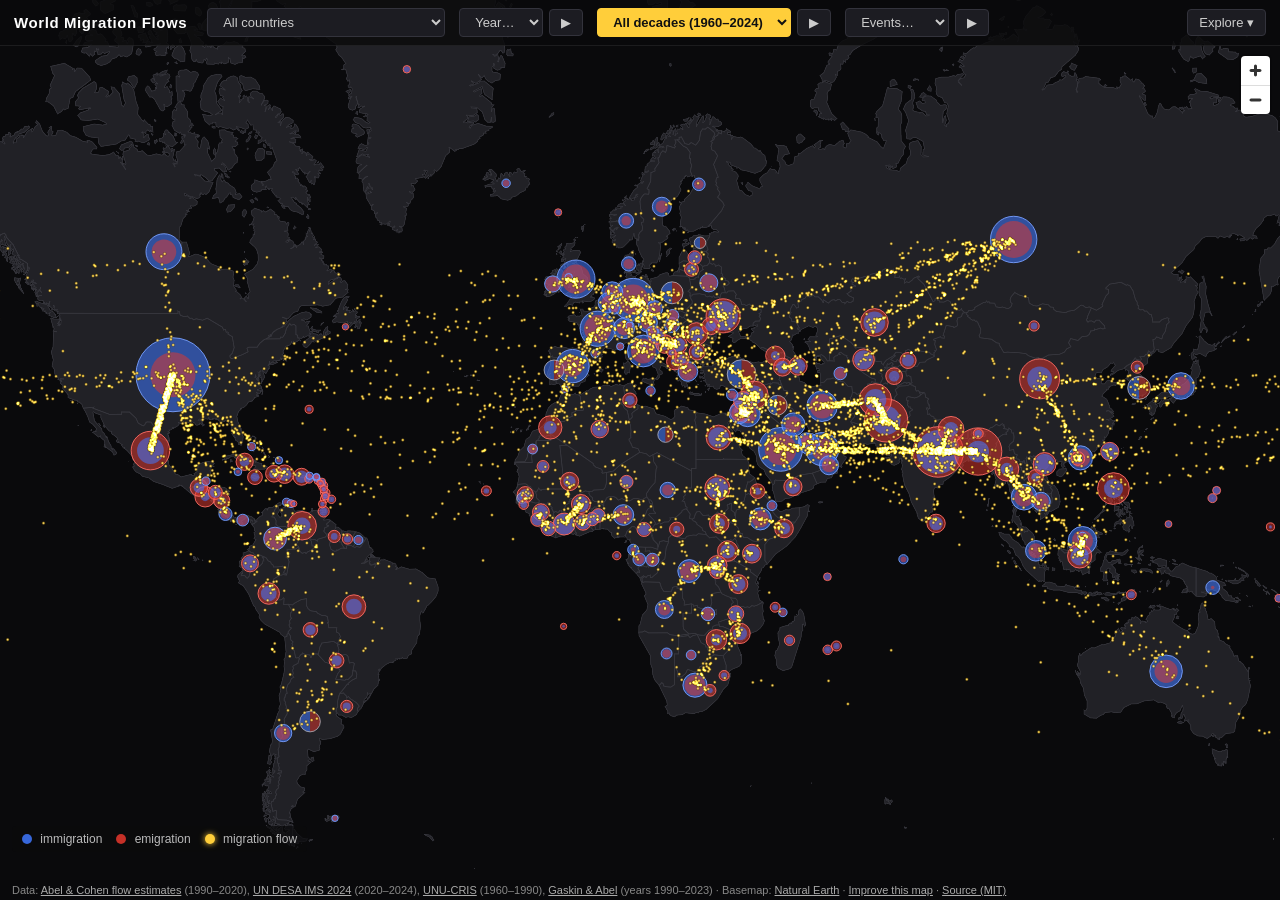
<file: index.html>
<!doctype html>
<html lang="en">
<head>
  <meta charset="utf-8" />
  <meta name="viewport" content="width=device-width, initial-scale=1" />
  <title>World Migration Flows</title>
  <meta name="description" content="Interactive animated map of global migration, 1960-2024. Watch every country's immigration and emigration flow year by year, and replay events like the Syrian refugee crisis, the fall of the Soviet Union and the Ukraine war." />
  <link rel="canonical" href="https://code-4you.github.io/world-migration-flows/" />
  <meta property="og:type" content="website" />
  <meta property="og:site_name" content="World Migration Flows" />
  <meta property="og:title" content="World Migration Flows" />
  <meta property="og:description" content="Interactive animated map of global migration, 1960-2024. Replay the Syrian refugee crisis, the Gastarbeiter era, the Ukraine war and more." />
  <meta property="og:url" content="https://code-4you.github.io/world-migration-flows/" />
  <meta property="og:image" content="https://code-4you.github.io/world-migration-flows/assets/preview.png" />
  <meta property="og:image:width" content="1200" />
  <meta property="og:image:height" content="630" />
  <meta name="twitter:card" content="summary_large_image" />
  <meta name="twitter:title" content="World Migration Flows" />
  <meta name="twitter:description" content="Interactive animated map of global migration, 1960-2024." />
  <meta name="twitter:image" content="https://code-4you.github.io/world-migration-flows/assets/preview.png" />
  <link href="vendor/maplibre-gl.css" rel="stylesheet" />
  <link href="style.css" rel="stylesheet" />
</head>
<body>
  <div id="map"></div>
  <canvas id="particles"></canvas>
  <canvas id="circles"></canvas>
  <div id="tooltip"></div>

  <header id="topbar">
    <h1>World Migration Flows</h1>
    <div class="group">
      <select id="country-select">
        <option value="">All countries</option>
      </select>
    </div>
    <div class="group">
      <select id="year-select" title="Single years (1960&ndash;2023)">
        <option value="">Year&hellip;</option>
      </select>
      <button id="play-years" title="Play through every year, 1960&ndash;2023">&#9654;</button>
    </div>
    <div class="group">
      <select id="decade-select" title="Decades">
        <option value="">Decade&hellip;</option>
      </select>
      <button id="play" title="Play through the decades">&#9654;</button>
    </div>
    <div class="group">
      <select id="event-select" title="Named migration events">
        <option value="">Events&hellip;</option>
      </select>
      <button id="play-events" title="Tour every migration event">&#9654;</button>
    </div>
    <button id="explore-btn" title="Browse events and countries">Explore &#9662;</button>
  </header>

  <div id="event-label"></div>
  <div id="period-label"></div>

  <div id="source-note">
    This view uses deep-learning estimates (Gaskin &amp; Abel 2025) that
    integrate UN census stocks, national statistics and Meta/Facebook
    device-signal data &mdash; modeled values, not direct counts.
  </div>

  <div id="mobile-warning">
    <div class="box">
      <h2>&#128421;&#65039; Best on a computer</h2>
      <p>This map animates thousands of particles and isn't optimized for
        phones &mdash; it may be slow or glitchy on small screens.
        For the full experience, open it on a PC.</p>
      <button id="mobile-continue">Continue anyway</button>
    </div>
  </div>

  <div id="legend">
    <span><i class="dot in"></i> immigration</span>
    <span><i class="dot out"></i> emigration</span>
    <span id="legend-flow"><i class="dot flow"></i> migration flow</span>
  </div>

  <nav id="explore-menu">
    <div class="col">
      <div class="head">Migration events</div>
      <a href="?e=gastarbeiter">Gastarbeiter era</a>
      <a href="?e=bangladesh">Bangladesh Liberation War</a>
      <a href="?e=indochina">Indochina refugee crisis</a>
      <a href="?e=afghan-soviet">Soviet&ndash;Afghan War</a>
      <a href="?e=mariel">Mariel boatlift</a>
      <a href="?e=soviet-collapse">Fall of the Soviet Union</a>
      <a href="?e=yugoslav">Yugoslav Wars</a>
      <a href="?e=rwanda">Rwandan genocide</a>
      <a href="?e=eu-enlargement">EU eastern enlargement</a>
      <a href="?e=syria">Syrian refugee crisis</a>
      <a href="?e=venezuela">Venezuelan exodus</a>
      <a href="?e=covid">COVID-19 freeze</a>
      <a href="?e=hongkong">Hong Kong exodus</a>
      <a href="?e=ukraine">Russian invasion of Ukraine</a>
    </div>
    <div class="col">
      <div class="head">Countries, year by year</div>
      <div id="explore-countries"></div>
    </div>
  </nav>

  <footer id="credits">
    Data: <a href="https://doi.org/10.6084/m9.figshare.7731233" target="_blank" rel="noopener">Abel &amp; Cohen flow estimates</a> (1990&ndash;2020),
    <a href="https://www.un.org/development/desa/pd/content/international-migrant-stock" target="_blank" rel="noopener">UN DESA IMS 2024</a> (2020&ndash;2024),
    <a href="https://riks.cris.unu.edu/annual-bilateral-migration-data" target="_blank" rel="noopener">UNU-CRIS</a> (1960&ndash;1990),
    <a href="https://arxiv.org/abs/2506.22821" target="_blank" rel="noopener">Gaskin &amp; Abel</a> (years 1990&ndash;2023) &middot;
    Basemap: <a href="https://www.naturalearthdata.com/" target="_blank" rel="noopener">Natural Earth</a> &middot;
    <a href="https://github.com/code-4you/world-migration-flows/issues" target="_blank" rel="noopener">Improve this map</a> &middot;
    <a href="https://github.com/code-4you/world-migration-flows" id="repo-link" target="_blank" rel="noopener">Source (MIT)</a>
  </footer>

  <script src="vendor/maplibre-gl.js"></script>
  <script src="app.js"></script>
</body>
</html>
</file>
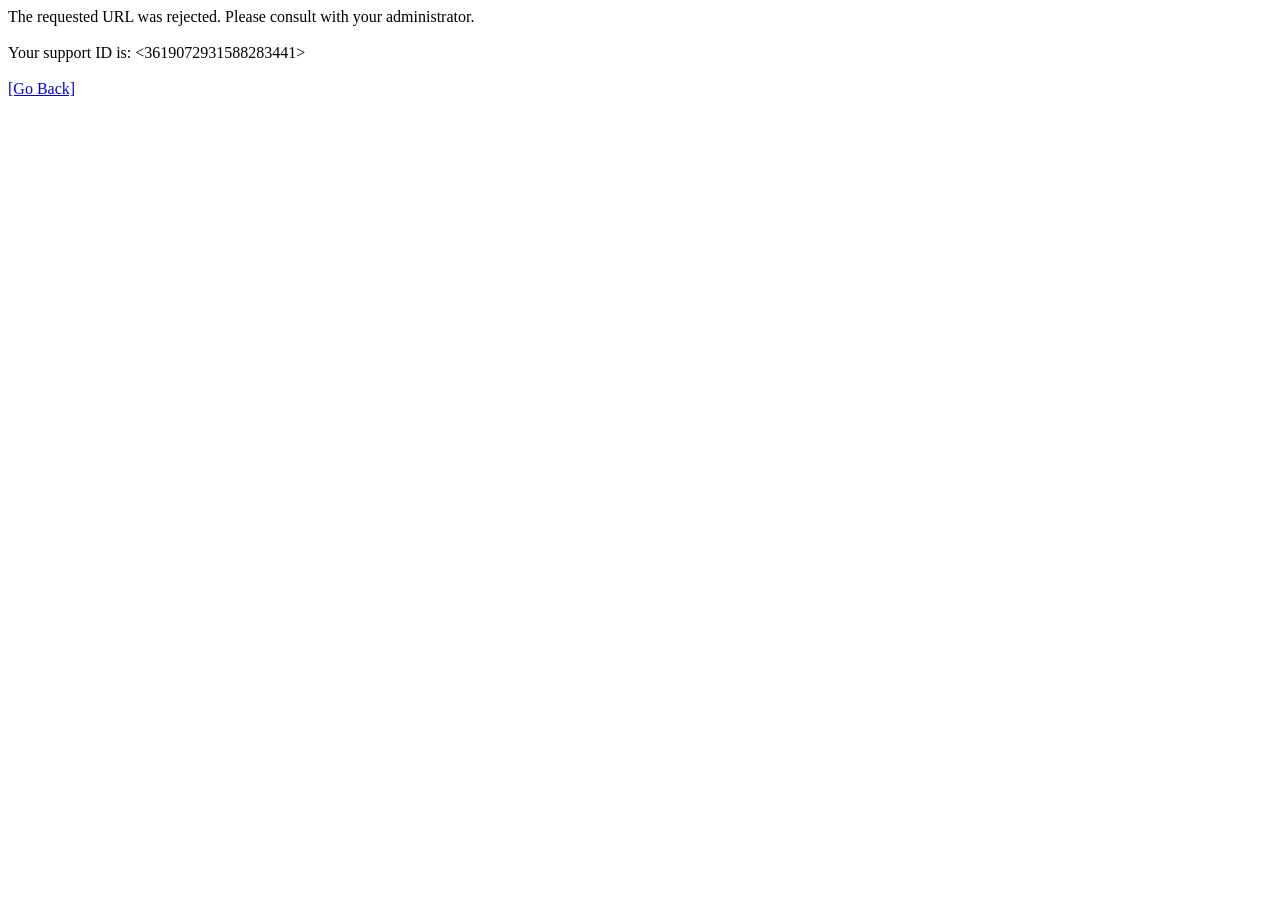
<file: raw/ircc_page.html>
<html><head><title>Request Rejected</title></head><body>The requested URL was rejected. Please consult with your administrator.<br><br>Your support ID is: <3619072931588283441><br><br><a href='javascript:history.back();'>[Go Back]</body></html>
</file>
<file: vendor/maplibre-gl.css>
.maplibregl-map{font:12px/20px Helvetica Neue,Arial,Helvetica,sans-serif;overflow:hidden;position:relative;-webkit-tap-highlight-color:rgb(0 0 0/0)}.maplibregl-canvas{left:0;position:absolute;top:0}.maplibregl-map:fullscreen{height:100%;width:100%}.maplibregl-ctrl-group button.maplibregl-ctrl-compass{touch-action:none}.maplibregl-canvas-container.maplibregl-interactive,.maplibregl-ctrl-group button.maplibregl-ctrl-compass{cursor:grab;-webkit-user-select:none;-moz-user-select:none;user-select:none}.maplibregl-canvas-container.maplibregl-interactive.maplibregl-track-pointer{cursor:pointer}.maplibregl-canvas-container.maplibregl-interactive:active,.maplibregl-ctrl-group button.maplibregl-ctrl-compass:active{cursor:grabbing}.maplibregl-canvas-container.maplibregl-touch-zoom-rotate,.maplibregl-canvas-container.maplibregl-touch-zoom-rotate .maplibregl-canvas{touch-action:pan-x pan-y}.maplibregl-canvas-container.maplibregl-touch-drag-pan,.maplibregl-canvas-container.maplibregl-touch-drag-pan .maplibregl-canvas{touch-action:pinch-zoom}.maplibregl-canvas-container.maplibregl-touch-zoom-rotate.maplibregl-touch-drag-pan,.maplibregl-canvas-container.maplibregl-touch-zoom-rotate.maplibregl-touch-drag-pan .maplibregl-canvas{touch-action:none}.maplibregl-canvas-container.maplibregl-touch-drag-pan.maplibregl-cooperative-gestures,.maplibregl-canvas-container.maplibregl-touch-drag-pan.maplibregl-cooperative-gestures .maplibregl-canvas{touch-action:pan-x pan-y}.maplibregl-ctrl-bottom-left,.maplibregl-ctrl-bottom-right,.maplibregl-ctrl-top-left,.maplibregl-ctrl-top-right{pointer-events:none;position:absolute;z-index:2}.maplibregl-ctrl-top-left{left:0;top:0}.maplibregl-ctrl-top-right{right:0;top:0}.maplibregl-ctrl-bottom-left{bottom:0;left:0}.maplibregl-ctrl-bottom-right{bottom:0;right:0}.maplibregl-ctrl{clear:both;pointer-events:auto;transform:translate(0)}.maplibregl-ctrl-top-left .maplibregl-ctrl{float:left;margin:10px 0 0 10px}.maplibregl-ctrl-top-right .maplibregl-ctrl{float:right;margin:10px 10px 0 0}.maplibregl-ctrl-bottom-left .maplibregl-ctrl{float:left;margin:0 0 10px 10px}.maplibregl-ctrl-bottom-right .maplibregl-ctrl{float:right;margin:0 10px 10px 0}.maplibregl-ctrl-group{background:#fff;border-radius:4px}.maplibregl-ctrl-group:not(:empty){box-shadow:0 0 0 2px rgba(0,0,0,.1)}@media (forced-colors:active){.maplibregl-ctrl-group:not(:empty){box-shadow:0 0 0 2px ButtonText}}.maplibregl-ctrl-group button{background-color:transparent;border:0;box-sizing:border-box;cursor:pointer;display:block;height:29px;outline:none;padding:0;width:29px}.maplibregl-ctrl-group button+button{border-top:1px solid #ddd}.maplibregl-ctrl button .maplibregl-ctrl-icon{background-position:50%;background-repeat:no-repeat;display:block;height:100%;width:100%}@media (forced-colors:active){.maplibregl-ctrl-icon{background-color:transparent}.maplibregl-ctrl-group button+button{border-top:1px solid ButtonText}}.maplibregl-ctrl button::-moz-focus-inner{border:0;padding:0}.maplibregl-ctrl-attrib-button:focus,.maplibregl-ctrl-group button:focus{box-shadow:0 0 2px 2px #0096ff}.maplibregl-ctrl button:disabled{cursor:not-allowed}.maplibregl-ctrl button:disabled .maplibregl-ctrl-icon{opacity:.25}.maplibregl-ctrl button:not(:disabled):hover{background-color:rgb(0 0 0/5%)}.maplibregl-ctrl-group button:focus:focus-visible{box-shadow:0 0 2px 2px #0096ff}.maplibregl-ctrl-group button:focus:not(:focus-visible){box-shadow:none}.maplibregl-ctrl-group button:focus:first-child{border-radius:4px 4px 0 0}.maplibregl-ctrl-group button:focus:last-child{border-radius:0 0 4px 4px}.maplibregl-ctrl-group button:focus:only-child{border-radius:inherit}.maplibregl-ctrl button.maplibregl-ctrl-zoom-out .maplibregl-ctrl-icon{background-image:url("data:image/svg+xml;charset=utf-8,%3Csvg xmlns='http://www.w3.org/2000/svg' width='29' height='29' fill='%23333' viewBox='0 0 29 29'%3E%3Cpath d='M10 13c-.75 0-1.5.75-1.5 1.5S9.25 16 10 16h9c.75 0 1.5-.75 1.5-1.5S19.75 13 19 13z'/%3E%3C/svg%3E")}.maplibregl-ctrl button.maplibregl-ctrl-zoom-in .maplibregl-ctrl-icon{background-image:url("data:image/svg+xml;charset=utf-8,%3Csvg xmlns='http://www.w3.org/2000/svg' width='29' height='29' fill='%23333' viewBox='0 0 29 29'%3E%3Cpath d='M14.5 8.5c-.75 0-1.5.75-1.5 1.5v3h-3c-.75 0-1.5.75-1.5 1.5S9.25 16 10 16h3v3c0 .75.75 1.5 1.5 1.5S16 19.75 16 19v-3h3c.75 0 1.5-.75 1.5-1.5S19.75 13 19 13h-3v-3c0-.75-.75-1.5-1.5-1.5'/%3E%3C/svg%3E")}@media (forced-colors:active){.maplibregl-ctrl button.maplibregl-ctrl-zoom-out .maplibregl-ctrl-icon{background-image:url("data:image/svg+xml;charset=utf-8,%3Csvg xmlns='http://www.w3.org/2000/svg' width='29' height='29' fill='%23fff' viewBox='0 0 29 29'%3E%3Cpath d='M10 13c-.75 0-1.5.75-1.5 1.5S9.25 16 10 16h9c.75 0 1.5-.75 1.5-1.5S19.75 13 19 13z'/%3E%3C/svg%3E")}.maplibregl-ctrl button.maplibregl-ctrl-zoom-in .maplibregl-ctrl-icon{background-image:url("data:image/svg+xml;charset=utf-8,%3Csvg xmlns='http://www.w3.org/2000/svg' width='29' height='29' fill='%23fff' viewBox='0 0 29 29'%3E%3Cpath d='M14.5 8.5c-.75 0-1.5.75-1.5 1.5v3h-3c-.75 0-1.5.75-1.5 1.5S9.25 16 10 16h3v3c0 .75.75 1.5 1.5 1.5S16 19.75 16 19v-3h3c.75 0 1.5-.75 1.5-1.5S19.75 13 19 13h-3v-3c0-.75-.75-1.5-1.5-1.5'/%3E%3C/svg%3E")}}@media (forced-colors:active) and (prefers-color-scheme:light){.maplibregl-ctrl button.maplibregl-ctrl-zoom-out .maplibregl-ctrl-icon{background-image:url("data:image/svg+xml;charset=utf-8,%3Csvg xmlns='http://www.w3.org/2000/svg' width='29' height='29' viewBox='0 0 29 29'%3E%3Cpath d='M10 13c-.75 0-1.5.75-1.5 1.5S9.25 16 10 16h9c.75 0 1.5-.75 1.5-1.5S19.75 13 19 13z'/%3E%3C/svg%3E")}.maplibregl-ctrl button.maplibregl-ctrl-zoom-in .maplibregl-ctrl-icon{background-image:url("data:image/svg+xml;charset=utf-8,%3Csvg xmlns='http://www.w3.org/2000/svg' width='29' height='29' viewBox='0 0 29 29'%3E%3Cpath d='M14.5 8.5c-.75 0-1.5.75-1.5 1.5v3h-3c-.75 0-1.5.75-1.5 1.5S9.25 16 10 16h3v3c0 .75.75 1.5 1.5 1.5S16 19.75 16 19v-3h3c.75 0 1.5-.75 1.5-1.5S19.75 13 19 13h-3v-3c0-.75-.75-1.5-1.5-1.5'/%3E%3C/svg%3E")}}.maplibregl-ctrl button.maplibregl-ctrl-fullscreen .maplibregl-ctrl-icon{background-image:url("data:image/svg+xml;charset=utf-8,%3Csvg xmlns='http://www.w3.org/2000/svg' width='29' height='29' fill='%23333' viewBox='0 0 29 29'%3E%3Cpath d='M24 16v5.5c0 1.75-.75 2.5-2.5 2.5H16v-1l3-1.5-4-5.5 1-1 5.5 4 1.5-3zM6 16l1.5 3 5.5-4 1 1-4 5.5 3 1.5v1H7.5C5.75 24 5 23.25 5 21.5V16zm7-11v1l-3 1.5 4 5.5-1 1-5.5-4L6 13H5V7.5C5 5.75 5.75 5 7.5 5zm11 2.5c0-1.75-.75-2.5-2.5-2.5H16v1l3 1.5-4 5.5 1 1 5.5-4 1.5 3h1z'/%3E%3C/svg%3E")}.maplibregl-ctrl button.maplibregl-ctrl-shrink .maplibregl-ctrl-icon{background-image:url("data:image/svg+xml;charset=utf-8,%3Csvg xmlns='http://www.w3.org/2000/svg' width='29' height='29' viewBox='0 0 29 29'%3E%3Cpath d='M18.5 16c-1.75 0-2.5.75-2.5 2.5V24h1l1.5-3 5.5 4 1-1-4-5.5 3-1.5v-1zM13 18.5c0-1.75-.75-2.5-2.5-2.5H5v1l3 1.5L4 24l1 1 5.5-4 1.5 3h1zm3-8c0 1.75.75 2.5 2.5 2.5H24v-1l-3-1.5L25 5l-1-1-5.5 4L17 5h-1zM10.5 13c1.75 0 2.5-.75 2.5-2.5V5h-1l-1.5 3L5 4 4 5l4 5.5L5 12v1z'/%3E%3C/svg%3E")}@media (forced-colors:active){.maplibregl-ctrl button.maplibregl-ctrl-fullscreen .maplibregl-ctrl-icon{background-image:url("data:image/svg+xml;charset=utf-8,%3Csvg xmlns='http://www.w3.org/2000/svg' width='29' height='29' fill='%23fff' viewBox='0 0 29 29'%3E%3Cpath d='M24 16v5.5c0 1.75-.75 2.5-2.5 2.5H16v-1l3-1.5-4-5.5 1-1 5.5 4 1.5-3zM6 16l1.5 3 5.5-4 1 1-4 5.5 3 1.5v1H7.5C5.75 24 5 23.25 5 21.5V16zm7-11v1l-3 1.5 4 5.5-1 1-5.5-4L6 13H5V7.5C5 5.75 5.75 5 7.5 5zm11 2.5c0-1.75-.75-2.5-2.5-2.5H16v1l3 1.5-4 5.5 1 1 5.5-4 1.5 3h1z'/%3E%3C/svg%3E")}.maplibregl-ctrl button.maplibregl-ctrl-shrink .maplibregl-ctrl-icon{background-image:url("data:image/svg+xml;charset=utf-8,%3Csvg xmlns='http://www.w3.org/2000/svg' width='29' height='29' fill='%23fff' viewBox='0 0 29 29'%3E%3Cpath d='M18.5 16c-1.75 0-2.5.75-2.5 2.5V24h1l1.5-3 5.5 4 1-1-4-5.5 3-1.5v-1zM13 18.5c0-1.75-.75-2.5-2.5-2.5H5v1l3 1.5L4 24l1 1 5.5-4 1.5 3h1zm3-8c0 1.75.75 2.5 2.5 2.5H24v-1l-3-1.5L25 5l-1-1-5.5 4L17 5h-1zM10.5 13c1.75 0 2.5-.75 2.5-2.5V5h-1l-1.5 3L5 4 4 5l4 5.5L5 12v1z'/%3E%3C/svg%3E")}}@media (forced-colors:active) and (prefers-color-scheme:light){.maplibregl-ctrl button.maplibregl-ctrl-fullscreen .maplibregl-ctrl-icon{background-image:url("data:image/svg+xml;charset=utf-8,%3Csvg xmlns='http://www.w3.org/2000/svg' width='29' height='29' viewBox='0 0 29 29'%3E%3Cpath d='M24 16v5.5c0 1.75-.75 2.5-2.5 2.5H16v-1l3-1.5-4-5.5 1-1 5.5 4 1.5-3zM6 16l1.5 3 5.5-4 1 1-4 5.5 3 1.5v1H7.5C5.75 24 5 23.25 5 21.5V16zm7-11v1l-3 1.5 4 5.5-1 1-5.5-4L6 13H5V7.5C5 5.75 5.75 5 7.5 5zm11 2.5c0-1.75-.75-2.5-2.5-2.5H16v1l3 1.5-4 5.5 1 1 5.5-4 1.5 3h1z'/%3E%3C/svg%3E")}.maplibregl-ctrl button.maplibregl-ctrl-shrink .maplibregl-ctrl-icon{background-image:url("data:image/svg+xml;charset=utf-8,%3Csvg xmlns='http://www.w3.org/2000/svg' width='29' height='29' viewBox='0 0 29 29'%3E%3Cpath d='M18.5 16c-1.75 0-2.5.75-2.5 2.5V24h1l1.5-3 5.5 4 1-1-4-5.5 3-1.5v-1zM13 18.5c0-1.75-.75-2.5-2.5-2.5H5v1l3 1.5L4 24l1 1 5.5-4 1.5 3h1zm3-8c0 1.75.75 2.5 2.5 2.5H24v-1l-3-1.5L25 5l-1-1-5.5 4L17 5h-1zM10.5 13c1.75 0 2.5-.75 2.5-2.5V5h-1l-1.5 3L5 4 4 5l4 5.5L5 12v1z'/%3E%3C/svg%3E")}}.maplibregl-ctrl button.maplibregl-ctrl-compass .maplibregl-ctrl-icon{background-image:url("data:image/svg+xml;charset=utf-8,%3Csvg xmlns='http://www.w3.org/2000/svg' width='29' height='29' fill='%23333' viewBox='0 0 29 29'%3E%3Cpath d='m10.5 14 4-8 4 8z'/%3E%3Cpath fill='%23ccc' d='m10.5 16 4 8 4-8z'/%3E%3C/svg%3E")}@media (forced-colors:active){.maplibregl-ctrl button.maplibregl-ctrl-compass .maplibregl-ctrl-icon{background-image:url("data:image/svg+xml;charset=utf-8,%3Csvg xmlns='http://www.w3.org/2000/svg' width='29' height='29' fill='%23fff' viewBox='0 0 29 29'%3E%3Cpath d='m10.5 14 4-8 4 8z'/%3E%3Cpath fill='%23ccc' d='m10.5 16 4 8 4-8z'/%3E%3C/svg%3E")}}@media (forced-colors:active) and (prefers-color-scheme:light){.maplibregl-ctrl button.maplibregl-ctrl-compass .maplibregl-ctrl-icon{background-image:url("data:image/svg+xml;charset=utf-8,%3Csvg xmlns='http://www.w3.org/2000/svg' width='29' height='29' viewBox='0 0 29 29'%3E%3Cpath d='m10.5 14 4-8 4 8z'/%3E%3Cpath fill='%23ccc' d='m10.5 16 4 8 4-8z'/%3E%3C/svg%3E")}}.maplibregl-ctrl button.maplibregl-ctrl-terrain .maplibregl-ctrl-icon{background-image:url("data:image/svg+xml;charset=utf-8,%3Csvg xmlns='http://www.w3.org/2000/svg' width='22' height='22' fill='%23333' viewBox='0 0 22 22'%3E%3Cpath d='m1.754 13.406 4.453-4.851 3.09 3.09 3.281 3.277.969-.969-3.309-3.312 3.844-4.121 6.148 6.886h1.082v-.855l-7.207-8.07-4.84 5.187L6.169 6.57l-5.48 5.965v.871ZM.688 16.844h20.625v1.375H.688Zm0 0'/%3E%3C/svg%3E")}.maplibregl-ctrl button.maplibregl-ctrl-terrain-enabled .maplibregl-ctrl-icon{background-image:url("data:image/svg+xml;charset=utf-8,%3Csvg xmlns='http://www.w3.org/2000/svg' width='22' height='22' fill='%2333b5e5' viewBox='0 0 22 22'%3E%3Cpath d='m1.754 13.406 4.453-4.851 3.09 3.09 3.281 3.277.969-.969-3.309-3.312 3.844-4.121 6.148 6.886h1.082v-.855l-7.207-8.07-4.84 5.187L6.169 6.57l-5.48 5.965v.871ZM.688 16.844h20.625v1.375H.688Zm0 0'/%3E%3C/svg%3E")}.maplibregl-ctrl button.maplibregl-ctrl-geolocate .maplibregl-ctrl-icon{background-image:url("data:image/svg+xml;charset=utf-8,%3Csvg xmlns='http://www.w3.org/2000/svg' width='29' height='29' fill='%23333' viewBox='0 0 20 20'%3E%3Cpath d='M10 4C9 4 9 5 9 5v.1A5 5 0 0 0 5.1 9H5s-1 0-1 1 1 1 1 1h.1A5 5 0 0 0 9 14.9v.1s0 1 1 1 1-1 1-1v-.1a5 5 0 0 0 3.9-3.9h.1s1 0 1-1-1-1-1-1h-.1A5 5 0 0 0 11 5.1V5s0-1-1-1m0 2.5a3.5 3.5 0 1 1 0 7 3.5 3.5 0 1 1 0-7'/%3E%3Ccircle cx='10' cy='10' r='2'/%3E%3C/svg%3E")}.maplibregl-ctrl button.maplibregl-ctrl-geolocate:disabled .maplibregl-ctrl-icon{background-image:url("data:image/svg+xml;charset=utf-8,%3Csvg xmlns='http://www.w3.org/2000/svg' width='29' height='29' fill='%23aaa' viewBox='0 0 20 20'%3E%3Cpath d='M10 4C9 4 9 5 9 5v.1A5 5 0 0 0 5.1 9H5s-1 0-1 1 1 1 1 1h.1A5 5 0 0 0 9 14.9v.1s0 1 1 1 1-1 1-1v-.1a5 5 0 0 0 3.9-3.9h.1s1 0 1-1-1-1-1-1h-.1A5 5 0 0 0 11 5.1V5s0-1-1-1m0 2.5a3.5 3.5 0 1 1 0 7 3.5 3.5 0 1 1 0-7'/%3E%3Ccircle cx='10' cy='10' r='2'/%3E%3Cpath fill='red' d='m14 5 1 1-9 9-1-1z'/%3E%3C/svg%3E")}.maplibregl-ctrl button.maplibregl-ctrl-geolocate.maplibregl-ctrl-geolocate-active .maplibregl-ctrl-icon{background-image:url("data:image/svg+xml;charset=utf-8,%3Csvg xmlns='http://www.w3.org/2000/svg' width='29' height='29' fill='%2333b5e5' viewBox='0 0 20 20'%3E%3Cpath d='M10 4C9 4 9 5 9 5v.1A5 5 0 0 0 5.1 9H5s-1 0-1 1 1 1 1 1h.1A5 5 0 0 0 9 14.9v.1s0 1 1 1 1-1 1-1v-.1a5 5 0 0 0 3.9-3.9h.1s1 0 1-1-1-1-1-1h-.1A5 5 0 0 0 11 5.1V5s0-1-1-1m0 2.5a3.5 3.5 0 1 1 0 7 3.5 3.5 0 1 1 0-7'/%3E%3Ccircle cx='10' cy='10' r='2'/%3E%3C/svg%3E")}.maplibregl-ctrl button.maplibregl-ctrl-geolocate.maplibregl-ctrl-geolocate-active-error .maplibregl-ctrl-icon{background-image:url("data:image/svg+xml;charset=utf-8,%3Csvg xmlns='http://www.w3.org/2000/svg' width='29' height='29' fill='%23e58978' viewBox='0 0 20 20'%3E%3Cpath d='M10 4C9 4 9 5 9 5v.1A5 5 0 0 0 5.1 9H5s-1 0-1 1 1 1 1 1h.1A5 5 0 0 0 9 14.9v.1s0 1 1 1 1-1 1-1v-.1a5 5 0 0 0 3.9-3.9h.1s1 0 1-1-1-1-1-1h-.1A5 5 0 0 0 11 5.1V5s0-1-1-1m0 2.5a3.5 3.5 0 1 1 0 7 3.5 3.5 0 1 1 0-7'/%3E%3Ccircle cx='10' cy='10' r='2'/%3E%3C/svg%3E")}.maplibregl-ctrl button.maplibregl-ctrl-geolocate.maplibregl-ctrl-geolocate-background .maplibregl-ctrl-icon{background-image:url("data:image/svg+xml;charset=utf-8,%3Csvg xmlns='http://www.w3.org/2000/svg' width='29' height='29' fill='%2333b5e5' viewBox='0 0 20 20'%3E%3Cpath d='M10 4C9 4 9 5 9 5v.1A5 5 0 0 0 5.1 9H5s-1 0-1 1 1 1 1 1h.1A5 5 0 0 0 9 14.9v.1s0 1 1 1 1-1 1-1v-.1a5 5 0 0 0 3.9-3.9h.1s1 0 1-1-1-1-1-1h-.1A5 5 0 0 0 11 5.1V5s0-1-1-1m0 2.5a3.5 3.5 0 1 1 0 7 3.5 3.5 0 1 1 0-7'/%3E%3C/svg%3E")}.maplibregl-ctrl button.maplibregl-ctrl-geolocate.maplibregl-ctrl-geolocate-background-error .maplibregl-ctrl-icon{background-image:url("data:image/svg+xml;charset=utf-8,%3Csvg xmlns='http://www.w3.org/2000/svg' width='29' height='29' fill='%23e54e33' viewBox='0 0 20 20'%3E%3Cpath d='M10 4C9 4 9 5 9 5v.1A5 5 0 0 0 5.1 9H5s-1 0-1 1 1 1 1 1h.1A5 5 0 0 0 9 14.9v.1s0 1 1 1 1-1 1-1v-.1a5 5 0 0 0 3.9-3.9h.1s1 0 1-1-1-1-1-1h-.1A5 5 0 0 0 11 5.1V5s0-1-1-1m0 2.5a3.5 3.5 0 1 1 0 7 3.5 3.5 0 1 1 0-7'/%3E%3C/svg%3E")}.maplibregl-ctrl button.maplibregl-ctrl-geolocate.maplibregl-ctrl-geolocate-waiting .maplibregl-ctrl-icon{animation:maplibregl-spin 2s linear infinite}@media (forced-colors:active){.maplibregl-ctrl button.maplibregl-ctrl-geolocate .maplibregl-ctrl-icon{background-image:url("data:image/svg+xml;charset=utf-8,%3Csvg xmlns='http://www.w3.org/2000/svg' width='29' height='29' fill='%23fff' viewBox='0 0 20 20'%3E%3Cpath d='M10 4C9 4 9 5 9 5v.1A5 5 0 0 0 5.1 9H5s-1 0-1 1 1 1 1 1h.1A5 5 0 0 0 9 14.9v.1s0 1 1 1 1-1 1-1v-.1a5 5 0 0 0 3.9-3.9h.1s1 0 1-1-1-1-1-1h-.1A5 5 0 0 0 11 5.1V5s0-1-1-1m0 2.5a3.5 3.5 0 1 1 0 7 3.5 3.5 0 1 1 0-7'/%3E%3Ccircle cx='10' cy='10' r='2'/%3E%3C/svg%3E")}.maplibregl-ctrl button.maplibregl-ctrl-geolocate:disabled .maplibregl-ctrl-icon{background-image:url("data:image/svg+xml;charset=utf-8,%3Csvg xmlns='http://www.w3.org/2000/svg' width='29' height='29' fill='%23999' viewBox='0 0 20 20'%3E%3Cpath d='M10 4C9 4 9 5 9 5v.1A5 5 0 0 0 5.1 9H5s-1 0-1 1 1 1 1 1h.1A5 5 0 0 0 9 14.9v.1s0 1 1 1 1-1 1-1v-.1a5 5 0 0 0 3.9-3.9h.1s1 0 1-1-1-1-1-1h-.1A5 5 0 0 0 11 5.1V5s0-1-1-1m0 2.5a3.5 3.5 0 1 1 0 7 3.5 3.5 0 1 1 0-7'/%3E%3Ccircle cx='10' cy='10' r='2'/%3E%3Cpath fill='red' d='m14 5 1 1-9 9-1-1z'/%3E%3C/svg%3E")}.maplibregl-ctrl button.maplibregl-ctrl-geolocate.maplibregl-ctrl-geolocate-active .maplibregl-ctrl-icon{background-image:url("data:image/svg+xml;charset=utf-8,%3Csvg xmlns='http://www.w3.org/2000/svg' width='29' height='29' fill='%2333b5e5' viewBox='0 0 20 20'%3E%3Cpath d='M10 4C9 4 9 5 9 5v.1A5 5 0 0 0 5.1 9H5s-1 0-1 1 1 1 1 1h.1A5 5 0 0 0 9 14.9v.1s0 1 1 1 1-1 1-1v-.1a5 5 0 0 0 3.9-3.9h.1s1 0 1-1-1-1-1-1h-.1A5 5 0 0 0 11 5.1V5s0-1-1-1m0 2.5a3.5 3.5 0 1 1 0 7 3.5 3.5 0 1 1 0-7'/%3E%3Ccircle cx='10' cy='10' r='2'/%3E%3C/svg%3E")}.maplibregl-ctrl button.maplibregl-ctrl-geolocate.maplibregl-ctrl-geolocate-active-error .maplibregl-ctrl-icon{background-image:url("data:image/svg+xml;charset=utf-8,%3Csvg xmlns='http://www.w3.org/2000/svg' width='29' height='29' fill='%23e58978' viewBox='0 0 20 20'%3E%3Cpath d='M10 4C9 4 9 5 9 5v.1A5 5 0 0 0 5.1 9H5s-1 0-1 1 1 1 1 1h.1A5 5 0 0 0 9 14.9v.1s0 1 1 1 1-1 1-1v-.1a5 5 0 0 0 3.9-3.9h.1s1 0 1-1-1-1-1-1h-.1A5 5 0 0 0 11 5.1V5s0-1-1-1m0 2.5a3.5 3.5 0 1 1 0 7 3.5 3.5 0 1 1 0-7'/%3E%3Ccircle cx='10' cy='10' r='2'/%3E%3C/svg%3E")}.maplibregl-ctrl button.maplibregl-ctrl-geolocate.maplibregl-ctrl-geolocate-background .maplibregl-ctrl-icon{background-image:url("data:image/svg+xml;charset=utf-8,%3Csvg xmlns='http://www.w3.org/2000/svg' width='29' height='29' fill='%2333b5e5' viewBox='0 0 20 20'%3E%3Cpath d='M10 4C9 4 9 5 9 5v.1A5 5 0 0 0 5.1 9H5s-1 0-1 1 1 1 1 1h.1A5 5 0 0 0 9 14.9v.1s0 1 1 1 1-1 1-1v-.1a5 5 0 0 0 3.9-3.9h.1s1 0 1-1-1-1-1-1h-.1A5 5 0 0 0 11 5.1V5s0-1-1-1m0 2.5a3.5 3.5 0 1 1 0 7 3.5 3.5 0 1 1 0-7'/%3E%3C/svg%3E")}.maplibregl-ctrl button.maplibregl-ctrl-geolocate.maplibregl-ctrl-geolocate-background-error .maplibregl-ctrl-icon{background-image:url("data:image/svg+xml;charset=utf-8,%3Csvg xmlns='http://www.w3.org/2000/svg' width='29' height='29' fill='%23e54e33' viewBox='0 0 20 20'%3E%3Cpath d='M10 4C9 4 9 5 9 5v.1A5 5 0 0 0 5.1 9H5s-1 0-1 1 1 1 1 1h.1A5 5 0 0 0 9 14.9v.1s0 1 1 1 1-1 1-1v-.1a5 5 0 0 0 3.9-3.9h.1s1 0 1-1-1-1-1-1h-.1A5 5 0 0 0 11 5.1V5s0-1-1-1m0 2.5a3.5 3.5 0 1 1 0 7 3.5 3.5 0 1 1 0-7'/%3E%3C/svg%3E")}}@media (forced-colors:active) and (prefers-color-scheme:light){.maplibregl-ctrl button.maplibregl-ctrl-geolocate .maplibregl-ctrl-icon{background-image:url("data:image/svg+xml;charset=utf-8,%3Csvg xmlns='http://www.w3.org/2000/svg' width='29' height='29' viewBox='0 0 20 20'%3E%3Cpath d='M10 4C9 4 9 5 9 5v.1A5 5 0 0 0 5.1 9H5s-1 0-1 1 1 1 1 1h.1A5 5 0 0 0 9 14.9v.1s0 1 1 1 1-1 1-1v-.1a5 5 0 0 0 3.9-3.9h.1s1 0 1-1-1-1-1-1h-.1A5 5 0 0 0 11 5.1V5s0-1-1-1m0 2.5a3.5 3.5 0 1 1 0 7 3.5 3.5 0 1 1 0-7'/%3E%3Ccircle cx='10' cy='10' r='2'/%3E%3C/svg%3E")}.maplibregl-ctrl button.maplibregl-ctrl-geolocate:disabled .maplibregl-ctrl-icon{background-image:url("data:image/svg+xml;charset=utf-8,%3Csvg xmlns='http://www.w3.org/2000/svg' width='29' height='29' fill='%23666' viewBox='0 0 20 20'%3E%3Cpath d='M10 4C9 4 9 5 9 5v.1A5 5 0 0 0 5.1 9H5s-1 0-1 1 1 1 1 1h.1A5 5 0 0 0 9 14.9v.1s0 1 1 1 1-1 1-1v-.1a5 5 0 0 0 3.9-3.9h.1s1 0 1-1-1-1-1-1h-.1A5 5 0 0 0 11 5.1V5s0-1-1-1m0 2.5a3.5 3.5 0 1 1 0 7 3.5 3.5 0 1 1 0-7'/%3E%3Ccircle cx='10' cy='10' r='2'/%3E%3Cpath fill='red' d='m14 5 1 1-9 9-1-1z'/%3E%3C/svg%3E")}}@keyframes maplibregl-spin{0%{transform:rotate(0deg)}to{transform:rotate(1turn)}}a.maplibregl-ctrl-logo{background-image:url("data:image/svg+xml;charset=utf-8,%3Csvg xmlns='http://www.w3.org/2000/svg' width='88' height='23' fill='none'%3E%3Cpath fill='%23000' fill-opacity='.4' fill-rule='evenodd' d='M17.408 16.796h-1.827l2.501-12.095h.198l3.324 6.533.988 2.19.988-2.19 3.258-6.533h.181l2.6 12.095h-1.81l-1.218-5.644-.362-1.71-.658 1.71-2.929 5.644h-.098l-2.914-5.644-.757-1.71-.345 1.71zm1.958-3.42-.726 3.663a1.255 1.255 0 0 1-1.232 1.011h-1.827a1.255 1.255 0 0 1-1.229-1.509l2.501-12.095a1.255 1.255 0 0 1 1.23-1.001h.197a1.25 1.25 0 0 1 1.12.685l3.19 6.273 3.125-6.263a1.25 1.25 0 0 1 1.123-.695h.181a1.255 1.255 0 0 1 1.227.991l1.443 6.71a5 5 0 0 1 .314-.787l.009-.016a4.6 4.6 0 0 1 1.777-1.887c.782-.46 1.668-.667 2.611-.667a4.6 4.6 0 0 1 1.7.32l.306.134c.21-.16.474-.256.759-.256h1.694a1.255 1.255 0 0 1 1.212.925 1.255 1.255 0 0 1 1.212-.925h1.711c.284 0 .545.094.755.252.613-.3 1.312-.45 2.075-.45 1.356 0 2.557.445 3.482 1.4q.47.48.763 1.064V4.701a1.255 1.255 0 0 1 1.255-1.255h1.86A1.255 1.255 0 0 1 54.44 4.7v9.194h2.217c.19 0 .37.043.532.118v-4.77c0-.356.147-.678.385-.906a2.42 2.42 0 0 1-.682-1.71c0-.665.267-1.253.735-1.7a2.45 2.45 0 0 1 1.722-.674 2.43 2.43 0 0 1 1.705.675q.318.302.504.683V4.7a1.255 1.255 0 0 1 1.255-1.255h1.744A1.255 1.255 0 0 1 65.812 4.7v3.335a4.8 4.8 0 0 1 1.526-.246c.938 0 1.817.214 2.59.69a4.47 4.47 0 0 1 1.67 1.743v-.98a1.255 1.255 0 0 1 1.256-1.256h1.777c.233 0 .451.064.639.174a3.4 3.4 0 0 1 1.567-.372c.346 0 .861.02 1.285.232a1.25 1.25 0 0 1 .689 1.004 4.7 4.7 0 0 1 .853-.588c.795-.44 1.675-.647 2.61-.647 1.385 0 2.65.39 3.525 1.396.836.938 1.168 2.173 1.168 3.528q-.001.515-.056 1.051a1.255 1.255 0 0 1-.947 1.09l.408.952a1.255 1.255 0 0 1-.477 1.552c-.418.268-.92.463-1.458.612-.613.171-1.304.244-2.049.244-1.06 0-2.043-.207-2.886-.698l-.015-.008c-.798-.48-1.419-1.135-1.818-1.963l-.004-.008a5.8 5.8 0 0 1-.548-2.512q0-.429.053-.843a1.3 1.3 0 0 1-.333-.086l-.166-.004c-.223 0-.426.062-.643.228-.03.024-.142.139-.142.59v3.883a1.255 1.255 0 0 1-1.256 1.256h-1.777a1.255 1.255 0 0 1-1.256-1.256V15.69l-.032.057a4.8 4.8 0 0 1-1.86 1.833 5.04 5.04 0 0 1-2.484.634 4.5 4.5 0 0 1-1.935-.424 1.25 1.25 0 0 1-.764.258h-1.71a1.255 1.255 0 0 1-1.256-1.255V7.687a2.4 2.4 0 0 1-.428.625c.253.23.412.561.412.93v7.553a1.255 1.255 0 0 1-1.256 1.255h-1.843a1.25 1.25 0 0 1-.894-.373c-.228.23-.544.373-.894.373H51.32a1.255 1.255 0 0 1-1.256-1.255v-1.251l-.061.117a4.7 4.7 0 0 1-1.782 1.884 4.77 4.77 0 0 1-2.485.67 5.6 5.6 0 0 1-1.485-.188l.009 2.764a1.255 1.255 0 0 1-1.255 1.259h-1.729a1.255 1.255 0 0 1-1.255-1.255v-3.537a1.255 1.255 0 0 1-1.167.793h-1.679a1.25 1.25 0 0 1-.77-.263 4.5 4.5 0 0 1-1.945.429c-.885 0-1.724-.21-2.495-.632l-.017-.01a5 5 0 0 1-1.081-.836 1.255 1.255 0 0 1-1.254 1.312h-1.81a1.255 1.255 0 0 1-1.228-.99l-.782-3.625-2.044 3.939a1.25 1.25 0 0 1-1.115.676h-.098a1.25 1.25 0 0 1-1.116-.68l-2.061-3.994zM35.92 16.63l.207-.114.223-.15q.493-.356.735-.785l.061-.118.033 1.332h1.678V9.242h-1.694l-.033 1.267q-.133-.329-.526-.658l-.032-.028a3.2 3.2 0 0 0-.668-.428l-.27-.12a3.3 3.3 0 0 0-1.235-.23q-1.136-.001-1.974.493a3.36 3.36 0 0 0-1.3 1.382q-.445.89-.444 2.074 0 1.2.51 2.107a3.8 3.8 0 0 0 1.382 1.381 3.9 3.9 0 0 0 1.893.477q.795 0 1.455-.33zm-2.789-5.38q-.576.675-.575 1.762 0 1.102.559 1.794.576.675 1.645.675a2.25 2.25 0 0 0 .934-.19 2.2 2.2 0 0 0 .468-.29l.178-.161a2.2 2.2 0 0 0 .397-.561q.244-.5.244-1.15v-.115q0-.708-.296-1.267l-.043-.077a2.2 2.2 0 0 0-.633-.709l-.13-.086-.047-.028a2.1 2.1 0 0 0-1.073-.285q-1.052 0-1.629.692zm2.316 2.706c.163-.17.28-.407.28-.83v-.114c0-.292-.06-.508-.15-.68a.96.96 0 0 0-.353-.389.85.85 0 0 0-.464-.127c-.4 0-.56.114-.664.239l-.01.012c-.148.174-.275.45-.275.945 0 .506.122.801.27.99.097.11.266.224.68.224.303 0 .504-.09.687-.269zm7.545 1.705a2.6 2.6 0 0 0 .331.423q.319.33.755.548l.173.074q.65.255 1.49.255 1.02 0 1.844-.493a3.45 3.45 0 0 0 1.316-1.4q.493-.904.493-2.089 0-1.909-.988-2.913-.988-1.02-2.584-1.02-.898 0-1.575.347a3 3 0 0 0-.415.262l-.199.166a3.4 3.4 0 0 0-.64.82V9.242h-1.712v11.553h1.729l-.017-5.134zm.53-1.138q.206.29.48.5l.155.11.053.034q.51.296 1.119.297 1.07 0 1.645-.675.577-.69.576-1.762 0-1.119-.576-1.777-.558-.675-1.645-.675-.435 0-.835.16a2 2 0 0 0-.284.136 2 2 0 0 0-.363.254 2.2 2.2 0 0 0-.46.569l-.082.162a2.6 2.6 0 0 0-.213 1.072v.115q0 .707.296 1.267l.135.211zm.964-.818a1.1 1.1 0 0 0 .367.385.94.94 0 0 0 .476.118c.423 0 .59-.117.687-.23.159-.194.28-.478.28-.95 0-.53-.133-.8-.266-.952l-.021-.025c-.078-.094-.231-.221-.68-.221a1 1 0 0 0-.503.135l-.012.007a.86.86 0 0 0-.335.343c-.073.133-.132.324-.132.614v.115a1.4 1.4 0 0 0 .14.66zm15.7-6.222q.347-.346.346-.856a1.05 1.05 0 0 0-.345-.79 1.18 1.18 0 0 0-.84-.329q-.51 0-.855.33a1.05 1.05 0 0 0-.346.79q0 .51.346.855.345.346.856.346.51 0 .839-.346zm4.337 9.314.033-1.332q.191.403.59.747l.098.081a4 4 0 0 0 .316.224l.223.122a3.2 3.2 0 0 0 1.44.322 3.8 3.8 0 0 0 1.875-.477 3.5 3.5 0 0 0 1.382-1.366q.527-.89.526-2.09 0-1.184-.444-2.073a3.24 3.24 0 0 0-1.283-1.399q-.823-.51-1.942-.51a3.5 3.5 0 0 0-1.527.344l-.086.043-.165.09a3 3 0 0 0-.33.214q-.432.315-.656.707a2 2 0 0 0-.099.198l.082-1.283V4.701h-1.744v12.095zm.473-2.509a2.5 2.5 0 0 0 .566.7q.117.098.245.18l.144.08a2.1 2.1 0 0 0 .975.232q1.07 0 1.645-.675.576-.69.576-1.778 0-1.102-.576-1.777-.56-.691-1.645-.692a2.2 2.2 0 0 0-1.015.235q-.22.113-.415.282l-.15.142a2.1 2.1 0 0 0-.42.594q-.223.479-.223 1.1v.115q0 .705.293 1.26zm2.616-.293c.157-.191.28-.479.28-.967 0-.51-.13-.79-.276-.961l-.021-.026c-.082-.1-.232-.225-.67-.225a.87.87 0 0 0-.681.279l-.012.011c-.154.155-.274.38-.274.807v.115c0 .285.057.499.144.669a1.1 1.1 0 0 0 .367.405c.137.082.28.123.455.123.423 0 .59-.118.686-.23zm8.266-3.013q.345-.13.724-.14l.069-.002q.493 0 .642.099l.247-1.794q-.196-.099-.717-.099a2.3 2.3 0 0 0-.545.063 2 2 0 0 0-.411.148 2.2 2.2 0 0 0-.4.249 2.5 2.5 0 0 0-.485.499 2.7 2.7 0 0 0-.32.581l-.05.137v-1.48h-1.778v7.553h1.777v-3.884q0-.546.159-.943a1.5 1.5 0 0 1 .466-.636 2.5 2.5 0 0 1 .399-.253 2 2 0 0 1 .224-.099zm9.784 2.656.05-.922q0-1.743-.856-2.698-.838-.97-2.584-.97-1.119-.001-2.007.493a3.46 3.46 0 0 0-1.4 1.382q-.493.906-.493 2.106 0 1.07.428 1.975.428.89 1.332 1.432.906.526 2.255.526.973 0 1.668-.185l.044-.012.135-.04q.613-.184.984-.421l-.542-1.267q-.3.162-.642.274l-.297.087q-.51.131-1.3.131-.954 0-1.497-.444a1.6 1.6 0 0 1-.192-.193q-.366-.44-.512-1.234l-.004-.021zm-5.427-1.256-.003.022h3.752v-.138q-.011-.727-.288-1.118a1 1 0 0 0-.156-.176q-.46-.428-1.316-.428-.986 0-1.494.604-.379.45-.494 1.234zm-27.053 2.77V4.7h-1.86v12.095h5.333V15.15zm7.103-5.908v7.553h-1.843V9.242h1.843z'/%3E%3Cpath fill='%23fff' d='m19.63 11.151-.757-1.71-.345 1.71-1.12 5.644h-1.827L18.083 4.7h.197l3.325 6.533.988 2.19.988-2.19L26.839 4.7h.181l2.6 12.095h-1.81l-1.218-5.644-.362-1.71-.658 1.71-2.93 5.644h-.098l-2.913-5.644zm14.836 5.81q-1.02 0-1.893-.478a3.8 3.8 0 0 1-1.381-1.382q-.51-.906-.51-2.106 0-1.185.444-2.074a3.36 3.36 0 0 1 1.3-1.382q.839-.494 1.974-.494a3.3 3.3 0 0 1 1.234.231 3.3 3.3 0 0 1 .97.575q.396.33.527.659l.033-1.267h1.694v7.553H37.18l-.033-1.332q-.279.593-1.02 1.053a3.17 3.17 0 0 1-1.662.444zm.296-1.482q.938 0 1.58-.642.642-.66.642-1.711v-.115q0-.708-.296-1.267a2.2 2.2 0 0 0-.807-.872 2.1 2.1 0 0 0-1.119-.313q-1.053 0-1.629.692-.575.675-.575 1.76 0 1.103.559 1.795.577.675 1.645.675zm6.521-6.237h1.711v1.4q.906-1.597 2.83-1.597 1.596 0 2.584 1.02.988 1.005.988 2.914 0 1.185-.493 2.09a3.46 3.46 0 0 1-1.316 1.399 3.5 3.5 0 0 1-1.844.493q-.954 0-1.662-.329a2.67 2.67 0 0 1-1.086-.97l.017 5.134h-1.728zm4.048 6.22q1.07 0 1.645-.674.577-.69.576-1.762 0-1.119-.576-1.777-.558-.675-1.645-.675-.592 0-1.12.296-.51.28-.822.823-.296.527-.296 1.234v.115q0 .708.296 1.267.313.543.823.855.51.296 1.119.297z'/%3E%3Cpath fill='%23e1e3e9' d='M51.325 4.7h1.86v10.45h3.473v1.646h-5.333zm7.12 4.542h1.843v7.553h-1.843zm.905-1.415a1.16 1.16 0 0 1-.856-.346 1.17 1.17 0 0 1-.346-.856 1.05 1.05 0 0 1 .346-.79q.346-.329.856-.329.494 0 .839.33a1.05 1.05 0 0 1 .345.79 1.16 1.16 0 0 1-.345.855q-.33.346-.84.346zm7.875 9.133a3.17 3.17 0 0 1-1.662-.444q-.723-.46-1.004-1.053l-.033 1.332h-1.71V4.701h1.743v4.657l-.082 1.283q.279-.658 1.086-1.119a3.5 3.5 0 0 1 1.778-.477q1.119 0 1.942.51a3.24 3.24 0 0 1 1.283 1.4q.445.888.444 2.072 0 1.201-.526 2.09a3.5 3.5 0 0 1-1.382 1.366 3.8 3.8 0 0 1-1.876.477zm-.296-1.481q1.069 0 1.645-.675.577-.69.577-1.778 0-1.102-.577-1.776-.56-.691-1.645-.692a2.12 2.12 0 0 0-1.58.659q-.642.641-.642 1.694v.115q0 .71.296 1.267a2.4 2.4 0 0 0 .807.872 2.1 2.1 0 0 0 1.119.313zm5.927-6.237h1.777v1.481q.263-.757.856-1.217a2.14 2.14 0 0 1 1.349-.46q.527 0 .724.098l-.247 1.794q-.149-.099-.642-.099-.774 0-1.416.494-.626.493-.626 1.58v3.883h-1.777V9.242zm9.534 7.718q-1.35 0-2.255-.526-.904-.543-1.332-1.432a4.6 4.6 0 0 1-.428-1.975q0-1.2.493-2.106a3.46 3.46 0 0 1 1.4-1.382q.889-.495 2.007-.494 1.744 0 2.584.97.855.956.856 2.7 0 .444-.05.92h-5.43q.18 1.005.708 1.45.542.443 1.497.443.79 0 1.3-.131a4 4 0 0 0 .938-.362l.542 1.267q-.411.263-1.119.46-.708.198-1.711.197zm1.596-4.558q.016-1.02-.444-1.432-.46-.428-1.316-.428-1.728 0-1.991 1.86z'/%3E%3Cpath d='M5.074 15.948a.484.657 0 0 0-.486.659v1.84a.484.657 0 0 0 .486.659h4.101a.484.657 0 0 0 .486-.659v-1.84a.484.657 0 0 0-.486-.659zm3.56 1.16H5.617v.838h3.017z' style='fill:%23fff;fill-rule:evenodd;stroke-width:1.03600001'/%3E%3Cg style='stroke-width:1.12603545'%3E%3Cpath d='M-9.408-1.416c-3.833-.025-7.056 2.912-7.08 6.615-.02 3.08 1.653 4.832 3.107 6.268.903.892 1.721 1.74 2.32 2.902l-.525-.004c-.543-.003-.992.304-1.24.639a1.87 1.87 0 0 0-.362 1.121l-.011 1.877c-.003.402.104.787.347 1.125.244.338.688.653 1.23.656l4.142.028c.542.003.99-.306 1.238-.641a1.87 1.87 0 0 0 .363-1.121l.012-1.875a1.87 1.87 0 0 0-.348-1.127c-.243-.338-.688-.653-1.23-.656l-.518-.004c.597-1.145 1.425-1.983 2.348-2.87 1.473-1.414 3.18-3.149 3.2-6.226-.016-3.59-2.923-6.684-6.993-6.707m-.006 1.1v.002c3.274.02 5.92 2.532 5.9 5.6-.017 2.706-1.39 4.026-2.863 5.44-1.034.994-2.118 2.033-2.814 3.633-.018.041-.052.055-.075.065q-.013.004-.02.01a.34.34 0 0 1-.226.084.34.34 0 0 1-.224-.086l-.092-.077c-.699-1.615-1.768-2.669-2.781-3.67-1.454-1.435-2.797-2.762-2.78-5.478.02-3.067 2.7-5.545 5.975-5.523m-.02 2.826c-1.62-.01-2.944 1.315-2.955 2.96-.01 1.646 1.295 2.988 2.916 2.999h.002c1.621.01 2.943-1.316 2.953-2.961.011-1.646-1.294-2.988-2.916-2.998m-.005 1.1c1.017.006 1.829.83 1.822 1.89s-.83 1.874-1.848 1.867c-1.018-.006-1.829-.83-1.822-1.89s.83-1.874 1.848-1.868m-2.155 11.857 4.14.025c.271.002.49.305.487.676l-.013 1.875c-.003.37-.224.67-.495.668l-4.14-.025c-.27-.002-.487-.306-.485-.676l.012-1.875c.003-.37.224-.67.494-.668' style='color:%23000;font-style:normal;font-variant:normal;font-weight:400;font-stretch:normal;font-size:medium;line-height:normal;font-family:sans-serif;font-variant-ligatures:normal;font-variant-position:normal;font-variant-caps:normal;font-variant-numeric:normal;font-variant-alternates:normal;font-feature-settings:normal;text-indent:0;text-align:start;text-decoration:none;text-decoration-line:none;text-decoration-style:solid;text-decoration-color:%23000;letter-spacing:normal;word-spacing:normal;text-transform:none;writing-mode:lr-tb;direction:ltr;text-orientation:mixed;dominant-baseline:auto;baseline-shift:baseline;text-anchor:start;white-space:normal;shape-padding:0;clip-rule:evenodd;display:inline;overflow:visible;visibility:visible;opacity:1;isolation:auto;mix-blend-mode:normal;color-interpolation:sRGB;color-interpolation-filters:linearRGB;solid-color:%23000;solid-opacity:1;vector-effect:none;fill:%23000;fill-opacity:.4;fill-rule:evenodd;stroke:none;stroke-width:2.47727823;stroke-linecap:butt;stroke-linejoin:miter;stroke-miterlimit:4;stroke-dasharray:none;stroke-dashoffset:0;stroke-opacity:1;color-rendering:auto;image-rendering:auto;shape-rendering:auto;text-rendering:auto' transform='translate(15.553 2.85)scale(.88807)'/%3E%3Cpath d='M-9.415-.316C-12.69-.338-15.37 2.14-15.39 5.207c-.017 2.716 1.326 4.041 2.78 5.477 1.013 1 2.081 2.055 2.78 3.67l.092.076a.34.34 0 0 0 .225.086.34.34 0 0 0 .227-.083l.019-.01c.022-.009.057-.024.074-.064.697-1.6 1.78-2.64 2.814-3.634 1.473-1.414 2.847-2.733 2.864-5.44.02-3.067-2.627-5.58-5.901-5.601m-.057 8.784c1.621.011 2.944-1.315 2.955-2.96.01-1.646-1.295-2.988-2.916-2.999-1.622-.01-2.945 1.315-2.955 2.96s1.295 2.989 2.916 3' style='clip-rule:evenodd;fill:%23e1e3e9;fill-opacity:1;fill-rule:evenodd;stroke:none;stroke-width:2.47727823;stroke-miterlimit:4;stroke-dasharray:none;stroke-opacity:.4' transform='translate(15.553 2.85)scale(.88807)'/%3E%3Cpath d='M-11.594 15.465c-.27-.002-.492.297-.494.668l-.012 1.876c-.003.371.214.673.485.675l4.14.027c.271.002.492-.298.495-.668l.012-1.877c.003-.37-.215-.672-.485-.674z' style='clip-rule:evenodd;fill:%23fff;fill-opacity:1;fill-rule:evenodd;stroke:none;stroke-width:2.47727823;stroke-miterlimit:4;stroke-dasharray:none;stroke-opacity:.4' transform='translate(15.553 2.85)scale(.88807)'/%3E%3C/g%3E%3C/svg%3E");background-repeat:no-repeat;cursor:pointer;display:block;height:23px;margin:0 0 -4px -4px;overflow:hidden;width:88px}a.maplibregl-ctrl-logo.maplibregl-compact{width:14px}@media (forced-colors:active){a.maplibregl-ctrl-logo{background-color:transparent;background-image:url("data:image/svg+xml;charset=utf-8,%3Csvg xmlns='http://www.w3.org/2000/svg' width='88' height='23' fill='none'%3E%3Cpath fill='%23000' fill-opacity='.4' fill-rule='evenodd' d='M17.408 16.796h-1.827l2.501-12.095h.198l3.324 6.533.988 2.19.988-2.19 3.258-6.533h.181l2.6 12.095h-1.81l-1.218-5.644-.362-1.71-.658 1.71-2.929 5.644h-.098l-2.914-5.644-.757-1.71-.345 1.71zm1.958-3.42-.726 3.663a1.255 1.255 0 0 1-1.232 1.011h-1.827a1.255 1.255 0 0 1-1.229-1.509l2.501-12.095a1.255 1.255 0 0 1 1.23-1.001h.197a1.25 1.25 0 0 1 1.12.685l3.19 6.273 3.125-6.263a1.25 1.25 0 0 1 1.123-.695h.181a1.255 1.255 0 0 1 1.227.991l1.443 6.71a5 5 0 0 1 .314-.787l.009-.016a4.6 4.6 0 0 1 1.777-1.887c.782-.46 1.668-.667 2.611-.667a4.6 4.6 0 0 1 1.7.32l.306.134c.21-.16.474-.256.759-.256h1.694a1.255 1.255 0 0 1 1.212.925 1.255 1.255 0 0 1 1.212-.925h1.711c.284 0 .545.094.755.252.613-.3 1.312-.45 2.075-.45 1.356 0 2.557.445 3.482 1.4q.47.48.763 1.064V4.701a1.255 1.255 0 0 1 1.255-1.255h1.86A1.255 1.255 0 0 1 54.44 4.7v9.194h2.217c.19 0 .37.043.532.118v-4.77c0-.356.147-.678.385-.906a2.42 2.42 0 0 1-.682-1.71c0-.665.267-1.253.735-1.7a2.45 2.45 0 0 1 1.722-.674 2.43 2.43 0 0 1 1.705.675q.318.302.504.683V4.7a1.255 1.255 0 0 1 1.255-1.255h1.744A1.255 1.255 0 0 1 65.812 4.7v3.335a4.8 4.8 0 0 1 1.526-.246c.938 0 1.817.214 2.59.69a4.47 4.47 0 0 1 1.67 1.743v-.98a1.255 1.255 0 0 1 1.256-1.256h1.777c.233 0 .451.064.639.174a3.4 3.4 0 0 1 1.567-.372c.346 0 .861.02 1.285.232a1.25 1.25 0 0 1 .689 1.004 4.7 4.7 0 0 1 .853-.588c.795-.44 1.675-.647 2.61-.647 1.385 0 2.65.39 3.525 1.396.836.938 1.168 2.173 1.168 3.528q-.001.515-.056 1.051a1.255 1.255 0 0 1-.947 1.09l.408.952a1.255 1.255 0 0 1-.477 1.552c-.418.268-.92.463-1.458.612-.613.171-1.304.244-2.049.244-1.06 0-2.043-.207-2.886-.698l-.015-.008c-.798-.48-1.419-1.135-1.818-1.963l-.004-.008a5.8 5.8 0 0 1-.548-2.512q0-.429.053-.843a1.3 1.3 0 0 1-.333-.086l-.166-.004c-.223 0-.426.062-.643.228-.03.024-.142.139-.142.59v3.883a1.255 1.255 0 0 1-1.256 1.256h-1.777a1.255 1.255 0 0 1-1.256-1.256V15.69l-.032.057a4.8 4.8 0 0 1-1.86 1.833 5.04 5.04 0 0 1-2.484.634 4.5 4.5 0 0 1-1.935-.424 1.25 1.25 0 0 1-.764.258h-1.71a1.255 1.255 0 0 1-1.256-1.255V7.687a2.4 2.4 0 0 1-.428.625c.253.23.412.561.412.93v7.553a1.255 1.255 0 0 1-1.256 1.255h-1.843a1.25 1.25 0 0 1-.894-.373c-.228.23-.544.373-.894.373H51.32a1.255 1.255 0 0 1-1.256-1.255v-1.251l-.061.117a4.7 4.7 0 0 1-1.782 1.884 4.77 4.77 0 0 1-2.485.67 5.6 5.6 0 0 1-1.485-.188l.009 2.764a1.255 1.255 0 0 1-1.255 1.259h-1.729a1.255 1.255 0 0 1-1.255-1.255v-3.537a1.255 1.255 0 0 1-1.167.793h-1.679a1.25 1.25 0 0 1-.77-.263 4.5 4.5 0 0 1-1.945.429c-.885 0-1.724-.21-2.495-.632l-.017-.01a5 5 0 0 1-1.081-.836 1.255 1.255 0 0 1-1.254 1.312h-1.81a1.255 1.255 0 0 1-1.228-.99l-.782-3.625-2.044 3.939a1.25 1.25 0 0 1-1.115.676h-.098a1.25 1.25 0 0 1-1.116-.68l-2.061-3.994zM35.92 16.63l.207-.114.223-.15q.493-.356.735-.785l.061-.118.033 1.332h1.678V9.242h-1.694l-.033 1.267q-.133-.329-.526-.658l-.032-.028a3.2 3.2 0 0 0-.668-.428l-.27-.12a3.3 3.3 0 0 0-1.235-.23q-1.136-.001-1.974.493a3.36 3.36 0 0 0-1.3 1.382q-.445.89-.444 2.074 0 1.2.51 2.107a3.8 3.8 0 0 0 1.382 1.381 3.9 3.9 0 0 0 1.893.477q.795 0 1.455-.33zm-2.789-5.38q-.576.675-.575 1.762 0 1.102.559 1.794.576.675 1.645.675a2.25 2.25 0 0 0 .934-.19 2.2 2.2 0 0 0 .468-.29l.178-.161a2.2 2.2 0 0 0 .397-.561q.244-.5.244-1.15v-.115q0-.708-.296-1.267l-.043-.077a2.2 2.2 0 0 0-.633-.709l-.13-.086-.047-.028a2.1 2.1 0 0 0-1.073-.285q-1.052 0-1.629.692zm2.316 2.706c.163-.17.28-.407.28-.83v-.114c0-.292-.06-.508-.15-.68a.96.96 0 0 0-.353-.389.85.85 0 0 0-.464-.127c-.4 0-.56.114-.664.239l-.01.012c-.148.174-.275.45-.275.945 0 .506.122.801.27.99.097.11.266.224.68.224.303 0 .504-.09.687-.269zm7.545 1.705a2.6 2.6 0 0 0 .331.423q.319.33.755.548l.173.074q.65.255 1.49.255 1.02 0 1.844-.493a3.45 3.45 0 0 0 1.316-1.4q.493-.904.493-2.089 0-1.909-.988-2.913-.988-1.02-2.584-1.02-.898 0-1.575.347a3 3 0 0 0-.415.262l-.199.166a3.4 3.4 0 0 0-.64.82V9.242h-1.712v11.553h1.729l-.017-5.134zm.53-1.138q.206.29.48.5l.155.11.053.034q.51.296 1.119.297 1.07 0 1.645-.675.577-.69.576-1.762 0-1.119-.576-1.777-.558-.675-1.645-.675-.435 0-.835.16a2 2 0 0 0-.284.136 2 2 0 0 0-.363.254 2.2 2.2 0 0 0-.46.569l-.082.162a2.6 2.6 0 0 0-.213 1.072v.115q0 .707.296 1.267l.135.211zm.964-.818a1.1 1.1 0 0 0 .367.385.94.94 0 0 0 .476.118c.423 0 .59-.117.687-.23.159-.194.28-.478.28-.95 0-.53-.133-.8-.266-.952l-.021-.025c-.078-.094-.231-.221-.68-.221a1 1 0 0 0-.503.135l-.012.007a.86.86 0 0 0-.335.343c-.073.133-.132.324-.132.614v.115a1.4 1.4 0 0 0 .14.66zm15.7-6.222q.347-.346.346-.856a1.05 1.05 0 0 0-.345-.79 1.18 1.18 0 0 0-.84-.329q-.51 0-.855.33a1.05 1.05 0 0 0-.346.79q0 .51.346.855.345.346.856.346.51 0 .839-.346zm4.337 9.314.033-1.332q.191.403.59.747l.098.081a4 4 0 0 0 .316.224l.223.122a3.2 3.2 0 0 0 1.44.322 3.8 3.8 0 0 0 1.875-.477 3.5 3.5 0 0 0 1.382-1.366q.527-.89.526-2.09 0-1.184-.444-2.073a3.24 3.24 0 0 0-1.283-1.399q-.823-.51-1.942-.51a3.5 3.5 0 0 0-1.527.344l-.086.043-.165.09a3 3 0 0 0-.33.214q-.432.315-.656.707a2 2 0 0 0-.099.198l.082-1.283V4.701h-1.744v12.095zm.473-2.509a2.5 2.5 0 0 0 .566.7q.117.098.245.18l.144.08a2.1 2.1 0 0 0 .975.232q1.07 0 1.645-.675.576-.69.576-1.778 0-1.102-.576-1.777-.56-.691-1.645-.692a2.2 2.2 0 0 0-1.015.235q-.22.113-.415.282l-.15.142a2.1 2.1 0 0 0-.42.594q-.223.479-.223 1.1v.115q0 .705.293 1.26zm2.616-.293c.157-.191.28-.479.28-.967 0-.51-.13-.79-.276-.961l-.021-.026c-.082-.1-.232-.225-.67-.225a.87.87 0 0 0-.681.279l-.012.011c-.154.155-.274.38-.274.807v.115c0 .285.057.499.144.669a1.1 1.1 0 0 0 .367.405c.137.082.28.123.455.123.423 0 .59-.118.686-.23zm8.266-3.013q.345-.13.724-.14l.069-.002q.493 0 .642.099l.247-1.794q-.196-.099-.717-.099a2.3 2.3 0 0 0-.545.063 2 2 0 0 0-.411.148 2.2 2.2 0 0 0-.4.249 2.5 2.5 0 0 0-.485.499 2.7 2.7 0 0 0-.32.581l-.05.137v-1.48h-1.778v7.553h1.777v-3.884q0-.546.159-.943a1.5 1.5 0 0 1 .466-.636 2.5 2.5 0 0 1 .399-.253 2 2 0 0 1 .224-.099zm9.784 2.656.05-.922q0-1.743-.856-2.698-.838-.97-2.584-.97-1.119-.001-2.007.493a3.46 3.46 0 0 0-1.4 1.382q-.493.906-.493 2.106 0 1.07.428 1.975.428.89 1.332 1.432.906.526 2.255.526.973 0 1.668-.185l.044-.012.135-.04q.613-.184.984-.421l-.542-1.267q-.3.162-.642.274l-.297.087q-.51.131-1.3.131-.954 0-1.497-.444a1.6 1.6 0 0 1-.192-.193q-.366-.44-.512-1.234l-.004-.021zm-5.427-1.256-.003.022h3.752v-.138q-.011-.727-.288-1.118a1 1 0 0 0-.156-.176q-.46-.428-1.316-.428-.986 0-1.494.604-.379.45-.494 1.234zm-27.053 2.77V4.7h-1.86v12.095h5.333V15.15zm7.103-5.908v7.553h-1.843V9.242h1.843z'/%3E%3Cpath fill='%23fff' d='m19.63 11.151-.757-1.71-.345 1.71-1.12 5.644h-1.827L18.083 4.7h.197l3.325 6.533.988 2.19.988-2.19L26.839 4.7h.181l2.6 12.095h-1.81l-1.218-5.644-.362-1.71-.658 1.71-2.93 5.644h-.098l-2.913-5.644zm14.836 5.81q-1.02 0-1.893-.478a3.8 3.8 0 0 1-1.381-1.382q-.51-.906-.51-2.106 0-1.185.444-2.074a3.36 3.36 0 0 1 1.3-1.382q.839-.494 1.974-.494a3.3 3.3 0 0 1 1.234.231 3.3 3.3 0 0 1 .97.575q.396.33.527.659l.033-1.267h1.694v7.553H37.18l-.033-1.332q-.279.593-1.02 1.053a3.17 3.17 0 0 1-1.662.444zm.296-1.482q.938 0 1.58-.642.642-.66.642-1.711v-.115q0-.708-.296-1.267a2.2 2.2 0 0 0-.807-.872 2.1 2.1 0 0 0-1.119-.313q-1.053 0-1.629.692-.575.675-.575 1.76 0 1.103.559 1.795.577.675 1.645.675zm6.521-6.237h1.711v1.4q.906-1.597 2.83-1.597 1.596 0 2.584 1.02.988 1.005.988 2.914 0 1.185-.493 2.09a3.46 3.46 0 0 1-1.316 1.399 3.5 3.5 0 0 1-1.844.493q-.954 0-1.662-.329a2.67 2.67 0 0 1-1.086-.97l.017 5.134h-1.728zm4.048 6.22q1.07 0 1.645-.674.577-.69.576-1.762 0-1.119-.576-1.777-.558-.675-1.645-.675-.592 0-1.12.296-.51.28-.822.823-.296.527-.296 1.234v.115q0 .708.296 1.267.313.543.823.855.51.296 1.119.297z'/%3E%3Cpath fill='%23e1e3e9' d='M51.325 4.7h1.86v10.45h3.473v1.646h-5.333zm7.12 4.542h1.843v7.553h-1.843zm.905-1.415a1.16 1.16 0 0 1-.856-.346 1.17 1.17 0 0 1-.346-.856 1.05 1.05 0 0 1 .346-.79q.346-.329.856-.329.494 0 .839.33a1.05 1.05 0 0 1 .345.79 1.16 1.16 0 0 1-.345.855q-.33.346-.84.346zm7.875 9.133a3.17 3.17 0 0 1-1.662-.444q-.723-.46-1.004-1.053l-.033 1.332h-1.71V4.701h1.743v4.657l-.082 1.283q.279-.658 1.086-1.119a3.5 3.5 0 0 1 1.778-.477q1.119 0 1.942.51a3.24 3.24 0 0 1 1.283 1.4q.445.888.444 2.072 0 1.201-.526 2.09a3.5 3.5 0 0 1-1.382 1.366 3.8 3.8 0 0 1-1.876.477zm-.296-1.481q1.069 0 1.645-.675.577-.69.577-1.778 0-1.102-.577-1.776-.56-.691-1.645-.692a2.12 2.12 0 0 0-1.58.659q-.642.641-.642 1.694v.115q0 .71.296 1.267a2.4 2.4 0 0 0 .807.872 2.1 2.1 0 0 0 1.119.313zm5.927-6.237h1.777v1.481q.263-.757.856-1.217a2.14 2.14 0 0 1 1.349-.46q.527 0 .724.098l-.247 1.794q-.149-.099-.642-.099-.774 0-1.416.494-.626.493-.626 1.58v3.883h-1.777V9.242zm9.534 7.718q-1.35 0-2.255-.526-.904-.543-1.332-1.432a4.6 4.6 0 0 1-.428-1.975q0-1.2.493-2.106a3.46 3.46 0 0 1 1.4-1.382q.889-.495 2.007-.494 1.744 0 2.584.97.855.956.856 2.7 0 .444-.05.92h-5.43q.18 1.005.708 1.45.542.443 1.497.443.79 0 1.3-.131a4 4 0 0 0 .938-.362l.542 1.267q-.411.263-1.119.46-.708.198-1.711.197zm1.596-4.558q.016-1.02-.444-1.432-.46-.428-1.316-.428-1.728 0-1.991 1.86z'/%3E%3Cpath d='M5.074 15.948a.484.657 0 0 0-.486.659v1.84a.484.657 0 0 0 .486.659h4.101a.484.657 0 0 0 .486-.659v-1.84a.484.657 0 0 0-.486-.659zm3.56 1.16H5.617v.838h3.017z' style='fill:%23fff;fill-rule:evenodd;stroke-width:1.03600001'/%3E%3Cg style='stroke-width:1.12603545'%3E%3Cpath d='M-9.408-1.416c-3.833-.025-7.056 2.912-7.08 6.615-.02 3.08 1.653 4.832 3.107 6.268.903.892 1.721 1.74 2.32 2.902l-.525-.004c-.543-.003-.992.304-1.24.639a1.87 1.87 0 0 0-.362 1.121l-.011 1.877c-.003.402.104.787.347 1.125.244.338.688.653 1.23.656l4.142.028c.542.003.99-.306 1.238-.641a1.87 1.87 0 0 0 .363-1.121l.012-1.875a1.87 1.87 0 0 0-.348-1.127c-.243-.338-.688-.653-1.23-.656l-.518-.004c.597-1.145 1.425-1.983 2.348-2.87 1.473-1.414 3.18-3.149 3.2-6.226-.016-3.59-2.923-6.684-6.993-6.707m-.006 1.1v.002c3.274.02 5.92 2.532 5.9 5.6-.017 2.706-1.39 4.026-2.863 5.44-1.034.994-2.118 2.033-2.814 3.633-.018.041-.052.055-.075.065q-.013.004-.02.01a.34.34 0 0 1-.226.084.34.34 0 0 1-.224-.086l-.092-.077c-.699-1.615-1.768-2.669-2.781-3.67-1.454-1.435-2.797-2.762-2.78-5.478.02-3.067 2.7-5.545 5.975-5.523m-.02 2.826c-1.62-.01-2.944 1.315-2.955 2.96-.01 1.646 1.295 2.988 2.916 2.999h.002c1.621.01 2.943-1.316 2.953-2.961.011-1.646-1.294-2.988-2.916-2.998m-.005 1.1c1.017.006 1.829.83 1.822 1.89s-.83 1.874-1.848 1.867c-1.018-.006-1.829-.83-1.822-1.89s.83-1.874 1.848-1.868m-2.155 11.857 4.14.025c.271.002.49.305.487.676l-.013 1.875c-.003.37-.224.67-.495.668l-4.14-.025c-.27-.002-.487-.306-.485-.676l.012-1.875c.003-.37.224-.67.494-.668' style='color:%23000;font-style:normal;font-variant:normal;font-weight:400;font-stretch:normal;font-size:medium;line-height:normal;font-family:sans-serif;font-variant-ligatures:normal;font-variant-position:normal;font-variant-caps:normal;font-variant-numeric:normal;font-variant-alternates:normal;font-feature-settings:normal;text-indent:0;text-align:start;text-decoration:none;text-decoration-line:none;text-decoration-style:solid;text-decoration-color:%23000;letter-spacing:normal;word-spacing:normal;text-transform:none;writing-mode:lr-tb;direction:ltr;text-orientation:mixed;dominant-baseline:auto;baseline-shift:baseline;text-anchor:start;white-space:normal;shape-padding:0;clip-rule:evenodd;display:inline;overflow:visible;visibility:visible;opacity:1;isolation:auto;mix-blend-mode:normal;color-interpolation:sRGB;color-interpolation-filters:linearRGB;solid-color:%23000;solid-opacity:1;vector-effect:none;fill:%23000;fill-opacity:.4;fill-rule:evenodd;stroke:none;stroke-width:2.47727823;stroke-linecap:butt;stroke-linejoin:miter;stroke-miterlimit:4;stroke-dasharray:none;stroke-dashoffset:0;stroke-opacity:1;color-rendering:auto;image-rendering:auto;shape-rendering:auto;text-rendering:auto' transform='translate(15.553 2.85)scale(.88807)'/%3E%3Cpath d='M-9.415-.316C-12.69-.338-15.37 2.14-15.39 5.207c-.017 2.716 1.326 4.041 2.78 5.477 1.013 1 2.081 2.055 2.78 3.67l.092.076a.34.34 0 0 0 .225.086.34.34 0 0 0 .227-.083l.019-.01c.022-.009.057-.024.074-.064.697-1.6 1.78-2.64 2.814-3.634 1.473-1.414 2.847-2.733 2.864-5.44.02-3.067-2.627-5.58-5.901-5.601m-.057 8.784c1.621.011 2.944-1.315 2.955-2.96.01-1.646-1.295-2.988-2.916-2.999-1.622-.01-2.945 1.315-2.955 2.96s1.295 2.989 2.916 3' style='clip-rule:evenodd;fill:%23e1e3e9;fill-opacity:1;fill-rule:evenodd;stroke:none;stroke-width:2.47727823;stroke-miterlimit:4;stroke-dasharray:none;stroke-opacity:.4' transform='translate(15.553 2.85)scale(.88807)'/%3E%3Cpath d='M-11.594 15.465c-.27-.002-.492.297-.494.668l-.012 1.876c-.003.371.214.673.485.675l4.14.027c.271.002.492-.298.495-.668l.012-1.877c.003-.37-.215-.672-.485-.674z' style='clip-rule:evenodd;fill:%23fff;fill-opacity:1;fill-rule:evenodd;stroke:none;stroke-width:2.47727823;stroke-miterlimit:4;stroke-dasharray:none;stroke-opacity:.4' transform='translate(15.553 2.85)scale(.88807)'/%3E%3C/g%3E%3C/svg%3E")}}@media (forced-colors:active) and (prefers-color-scheme:light){a.maplibregl-ctrl-logo{background-image:url("data:image/svg+xml;charset=utf-8,%3Csvg xmlns='http://www.w3.org/2000/svg' width='88' height='23' fill='none'%3E%3Cpath fill='%23000' fill-opacity='.4' fill-rule='evenodd' d='M17.408 16.796h-1.827l2.501-12.095h.198l3.324 6.533.988 2.19.988-2.19 3.258-6.533h.181l2.6 12.095h-1.81l-1.218-5.644-.362-1.71-.658 1.71-2.929 5.644h-.098l-2.914-5.644-.757-1.71-.345 1.71zm1.958-3.42-.726 3.663a1.255 1.255 0 0 1-1.232 1.011h-1.827a1.255 1.255 0 0 1-1.229-1.509l2.501-12.095a1.255 1.255 0 0 1 1.23-1.001h.197a1.25 1.25 0 0 1 1.12.685l3.19 6.273 3.125-6.263a1.25 1.25 0 0 1 1.123-.695h.181a1.255 1.255 0 0 1 1.227.991l1.443 6.71a5 5 0 0 1 .314-.787l.009-.016a4.6 4.6 0 0 1 1.777-1.887c.782-.46 1.668-.667 2.611-.667a4.6 4.6 0 0 1 1.7.32l.306.134c.21-.16.474-.256.759-.256h1.694a1.255 1.255 0 0 1 1.212.925 1.255 1.255 0 0 1 1.212-.925h1.711c.284 0 .545.094.755.252.613-.3 1.312-.45 2.075-.45 1.356 0 2.557.445 3.482 1.4q.47.48.763 1.064V4.701a1.255 1.255 0 0 1 1.255-1.255h1.86A1.255 1.255 0 0 1 54.44 4.7v9.194h2.217c.19 0 .37.043.532.118v-4.77c0-.356.147-.678.385-.906a2.42 2.42 0 0 1-.682-1.71c0-.665.267-1.253.735-1.7a2.45 2.45 0 0 1 1.722-.674 2.43 2.43 0 0 1 1.705.675q.318.302.504.683V4.7a1.255 1.255 0 0 1 1.255-1.255h1.744A1.255 1.255 0 0 1 65.812 4.7v3.335a4.8 4.8 0 0 1 1.526-.246c.938 0 1.817.214 2.59.69a4.47 4.47 0 0 1 1.67 1.743v-.98a1.255 1.255 0 0 1 1.256-1.256h1.777c.233 0 .451.064.639.174a3.4 3.4 0 0 1 1.567-.372c.346 0 .861.02 1.285.232a1.25 1.25 0 0 1 .689 1.004 4.7 4.7 0 0 1 .853-.588c.795-.44 1.675-.647 2.61-.647 1.385 0 2.65.39 3.525 1.396.836.938 1.168 2.173 1.168 3.528q-.001.515-.056 1.051a1.255 1.255 0 0 1-.947 1.09l.408.952a1.255 1.255 0 0 1-.477 1.552c-.418.268-.92.463-1.458.612-.613.171-1.304.244-2.049.244-1.06 0-2.043-.207-2.886-.698l-.015-.008c-.798-.48-1.419-1.135-1.818-1.963l-.004-.008a5.8 5.8 0 0 1-.548-2.512q0-.429.053-.843a1.3 1.3 0 0 1-.333-.086l-.166-.004c-.223 0-.426.062-.643.228-.03.024-.142.139-.142.59v3.883a1.255 1.255 0 0 1-1.256 1.256h-1.777a1.255 1.255 0 0 1-1.256-1.256V15.69l-.032.057a4.8 4.8 0 0 1-1.86 1.833 5.04 5.04 0 0 1-2.484.634 4.5 4.5 0 0 1-1.935-.424 1.25 1.25 0 0 1-.764.258h-1.71a1.255 1.255 0 0 1-1.256-1.255V7.687a2.4 2.4 0 0 1-.428.625c.253.23.412.561.412.93v7.553a1.255 1.255 0 0 1-1.256 1.255h-1.843a1.25 1.25 0 0 1-.894-.373c-.228.23-.544.373-.894.373H51.32a1.255 1.255 0 0 1-1.256-1.255v-1.251l-.061.117a4.7 4.7 0 0 1-1.782 1.884 4.77 4.77 0 0 1-2.485.67 5.6 5.6 0 0 1-1.485-.188l.009 2.764a1.255 1.255 0 0 1-1.255 1.259h-1.729a1.255 1.255 0 0 1-1.255-1.255v-3.537a1.255 1.255 0 0 1-1.167.793h-1.679a1.25 1.25 0 0 1-.77-.263 4.5 4.5 0 0 1-1.945.429c-.885 0-1.724-.21-2.495-.632l-.017-.01a5 5 0 0 1-1.081-.836 1.255 1.255 0 0 1-1.254 1.312h-1.81a1.255 1.255 0 0 1-1.228-.99l-.782-3.625-2.044 3.939a1.25 1.25 0 0 1-1.115.676h-.098a1.25 1.25 0 0 1-1.116-.68l-2.061-3.994zM35.92 16.63l.207-.114.223-.15q.493-.356.735-.785l.061-.118.033 1.332h1.678V9.242h-1.694l-.033 1.267q-.133-.329-.526-.658l-.032-.028a3.2 3.2 0 0 0-.668-.428l-.27-.12a3.3 3.3 0 0 0-1.235-.23q-1.136-.001-1.974.493a3.36 3.36 0 0 0-1.3 1.382q-.445.89-.444 2.074 0 1.2.51 2.107a3.8 3.8 0 0 0 1.382 1.381 3.9 3.9 0 0 0 1.893.477q.795 0 1.455-.33zm-2.789-5.38q-.576.675-.575 1.762 0 1.102.559 1.794.576.675 1.645.675a2.25 2.25 0 0 0 .934-.19 2.2 2.2 0 0 0 .468-.29l.178-.161a2.2 2.2 0 0 0 .397-.561q.244-.5.244-1.15v-.115q0-.708-.296-1.267l-.043-.077a2.2 2.2 0 0 0-.633-.709l-.13-.086-.047-.028a2.1 2.1 0 0 0-1.073-.285q-1.052 0-1.629.692zm2.316 2.706c.163-.17.28-.407.28-.83v-.114c0-.292-.06-.508-.15-.68a.96.96 0 0 0-.353-.389.85.85 0 0 0-.464-.127c-.4 0-.56.114-.664.239l-.01.012c-.148.174-.275.45-.275.945 0 .506.122.801.27.99.097.11.266.224.68.224.303 0 .504-.09.687-.269zm7.545 1.705a2.6 2.6 0 0 0 .331.423q.319.33.755.548l.173.074q.65.255 1.49.255 1.02 0 1.844-.493a3.45 3.45 0 0 0 1.316-1.4q.493-.904.493-2.089 0-1.909-.988-2.913-.988-1.02-2.584-1.02-.898 0-1.575.347a3 3 0 0 0-.415.262l-.199.166a3.4 3.4 0 0 0-.64.82V9.242h-1.712v11.553h1.729l-.017-5.134zm.53-1.138q.206.29.48.5l.155.11.053.034q.51.296 1.119.297 1.07 0 1.645-.675.577-.69.576-1.762 0-1.119-.576-1.777-.558-.675-1.645-.675-.435 0-.835.16a2 2 0 0 0-.284.136 2 2 0 0 0-.363.254 2.2 2.2 0 0 0-.46.569l-.082.162a2.6 2.6 0 0 0-.213 1.072v.115q0 .707.296 1.267l.135.211zm.964-.818a1.1 1.1 0 0 0 .367.385.94.94 0 0 0 .476.118c.423 0 .59-.117.687-.23.159-.194.28-.478.28-.95 0-.53-.133-.8-.266-.952l-.021-.025c-.078-.094-.231-.221-.68-.221a1 1 0 0 0-.503.135l-.012.007a.86.86 0 0 0-.335.343c-.073.133-.132.324-.132.614v.115a1.4 1.4 0 0 0 .14.66zm15.7-6.222q.347-.346.346-.856a1.05 1.05 0 0 0-.345-.79 1.18 1.18 0 0 0-.84-.329q-.51 0-.855.33a1.05 1.05 0 0 0-.346.79q0 .51.346.855.345.346.856.346.51 0 .839-.346zm4.337 9.314.033-1.332q.191.403.59.747l.098.081a4 4 0 0 0 .316.224l.223.122a3.2 3.2 0 0 0 1.44.322 3.8 3.8 0 0 0 1.875-.477 3.5 3.5 0 0 0 1.382-1.366q.527-.89.526-2.09 0-1.184-.444-2.073a3.24 3.24 0 0 0-1.283-1.399q-.823-.51-1.942-.51a3.5 3.5 0 0 0-1.527.344l-.086.043-.165.09a3 3 0 0 0-.33.214q-.432.315-.656.707a2 2 0 0 0-.099.198l.082-1.283V4.701h-1.744v12.095zm.473-2.509a2.5 2.5 0 0 0 .566.7q.117.098.245.18l.144.08a2.1 2.1 0 0 0 .975.232q1.07 0 1.645-.675.576-.69.576-1.778 0-1.102-.576-1.777-.56-.691-1.645-.692a2.2 2.2 0 0 0-1.015.235q-.22.113-.415.282l-.15.142a2.1 2.1 0 0 0-.42.594q-.223.479-.223 1.1v.115q0 .705.293 1.26zm2.616-.293c.157-.191.28-.479.28-.967 0-.51-.13-.79-.276-.961l-.021-.026c-.082-.1-.232-.225-.67-.225a.87.87 0 0 0-.681.279l-.012.011c-.154.155-.274.38-.274.807v.115c0 .285.057.499.144.669a1.1 1.1 0 0 0 .367.405c.137.082.28.123.455.123.423 0 .59-.118.686-.23zm8.266-3.013q.345-.13.724-.14l.069-.002q.493 0 .642.099l.247-1.794q-.196-.099-.717-.099a2.3 2.3 0 0 0-.545.063 2 2 0 0 0-.411.148 2.2 2.2 0 0 0-.4.249 2.5 2.5 0 0 0-.485.499 2.7 2.7 0 0 0-.32.581l-.05.137v-1.48h-1.778v7.553h1.777v-3.884q0-.546.159-.943a1.5 1.5 0 0 1 .466-.636 2.5 2.5 0 0 1 .399-.253 2 2 0 0 1 .224-.099zm9.784 2.656.05-.922q0-1.743-.856-2.698-.838-.97-2.584-.97-1.119-.001-2.007.493a3.46 3.46 0 0 0-1.4 1.382q-.493.906-.493 2.106 0 1.07.428 1.975.428.89 1.332 1.432.906.526 2.255.526.973 0 1.668-.185l.044-.012.135-.04q.613-.184.984-.421l-.542-1.267q-.3.162-.642.274l-.297.087q-.51.131-1.3.131-.954 0-1.497-.444a1.6 1.6 0 0 1-.192-.193q-.366-.44-.512-1.234l-.004-.021zm-5.427-1.256-.003.022h3.752v-.138q-.011-.727-.288-1.118a1 1 0 0 0-.156-.176q-.46-.428-1.316-.428-.986 0-1.494.604-.379.45-.494 1.234zm-27.053 2.77V4.7h-1.86v12.095h5.333V15.15zm7.103-5.908v7.553h-1.843V9.242h1.843z'/%3E%3Cpath fill='%23fff' d='m19.63 11.151-.757-1.71-.345 1.71-1.12 5.644h-1.827L18.083 4.7h.197l3.325 6.533.988 2.19.988-2.19L26.839 4.7h.181l2.6 12.095h-1.81l-1.218-5.644-.362-1.71-.658 1.71-2.93 5.644h-.098l-2.913-5.644zm14.836 5.81q-1.02 0-1.893-.478a3.8 3.8 0 0 1-1.381-1.382q-.51-.906-.51-2.106 0-1.185.444-2.074a3.36 3.36 0 0 1 1.3-1.382q.839-.494 1.974-.494a3.3 3.3 0 0 1 1.234.231 3.3 3.3 0 0 1 .97.575q.396.33.527.659l.033-1.267h1.694v7.553H37.18l-.033-1.332q-.279.593-1.02 1.053a3.17 3.17 0 0 1-1.662.444zm.296-1.482q.938 0 1.58-.642.642-.66.642-1.711v-.115q0-.708-.296-1.267a2.2 2.2 0 0 0-.807-.872 2.1 2.1 0 0 0-1.119-.313q-1.053 0-1.629.692-.575.675-.575 1.76 0 1.103.559 1.795.577.675 1.645.675zm6.521-6.237h1.711v1.4q.906-1.597 2.83-1.597 1.596 0 2.584 1.02.988 1.005.988 2.914 0 1.185-.493 2.09a3.46 3.46 0 0 1-1.316 1.399 3.5 3.5 0 0 1-1.844.493q-.954 0-1.662-.329a2.67 2.67 0 0 1-1.086-.97l.017 5.134h-1.728zm4.048 6.22q1.07 0 1.645-.674.577-.69.576-1.762 0-1.119-.576-1.777-.558-.675-1.645-.675-.592 0-1.12.296-.51.28-.822.823-.296.527-.296 1.234v.115q0 .708.296 1.267.313.543.823.855.51.296 1.119.297z'/%3E%3Cpath fill='%23e1e3e9' d='M51.325 4.7h1.86v10.45h3.473v1.646h-5.333zm7.12 4.542h1.843v7.553h-1.843zm.905-1.415a1.16 1.16 0 0 1-.856-.346 1.17 1.17 0 0 1-.346-.856 1.05 1.05 0 0 1 .346-.79q.346-.329.856-.329.494 0 .839.33a1.05 1.05 0 0 1 .345.79 1.16 1.16 0 0 1-.345.855q-.33.346-.84.346zm7.875 9.133a3.17 3.17 0 0 1-1.662-.444q-.723-.46-1.004-1.053l-.033 1.332h-1.71V4.701h1.743v4.657l-.082 1.283q.279-.658 1.086-1.119a3.5 3.5 0 0 1 1.778-.477q1.119 0 1.942.51a3.24 3.24 0 0 1 1.283 1.4q.445.888.444 2.072 0 1.201-.526 2.09a3.5 3.5 0 0 1-1.382 1.366 3.8 3.8 0 0 1-1.876.477zm-.296-1.481q1.069 0 1.645-.675.577-.69.577-1.778 0-1.102-.577-1.776-.56-.691-1.645-.692a2.12 2.12 0 0 0-1.58.659q-.642.641-.642 1.694v.115q0 .71.296 1.267a2.4 2.4 0 0 0 .807.872 2.1 2.1 0 0 0 1.119.313zm5.927-6.237h1.777v1.481q.263-.757.856-1.217a2.14 2.14 0 0 1 1.349-.46q.527 0 .724.098l-.247 1.794q-.149-.099-.642-.099-.774 0-1.416.494-.626.493-.626 1.58v3.883h-1.777V9.242zm9.534 7.718q-1.35 0-2.255-.526-.904-.543-1.332-1.432a4.6 4.6 0 0 1-.428-1.975q0-1.2.493-2.106a3.46 3.46 0 0 1 1.4-1.382q.889-.495 2.007-.494 1.744 0 2.584.97.855.956.856 2.7 0 .444-.05.92h-5.43q.18 1.005.708 1.45.542.443 1.497.443.79 0 1.3-.131a4 4 0 0 0 .938-.362l.542 1.267q-.411.263-1.119.46-.708.198-1.711.197zm1.596-4.558q.016-1.02-.444-1.432-.46-.428-1.316-.428-1.728 0-1.991 1.86z'/%3E%3Cpath d='M5.074 15.948a.484.657 0 0 0-.486.659v1.84a.484.657 0 0 0 .486.659h4.101a.484.657 0 0 0 .486-.659v-1.84a.484.657 0 0 0-.486-.659zm3.56 1.16H5.617v.838h3.017z' style='fill:%23fff;fill-rule:evenodd;stroke-width:1.03600001'/%3E%3Cg style='stroke-width:1.12603545'%3E%3Cpath d='M-9.408-1.416c-3.833-.025-7.056 2.912-7.08 6.615-.02 3.08 1.653 4.832 3.107 6.268.903.892 1.721 1.74 2.32 2.902l-.525-.004c-.543-.003-.992.304-1.24.639a1.87 1.87 0 0 0-.362 1.121l-.011 1.877c-.003.402.104.787.347 1.125.244.338.688.653 1.23.656l4.142.028c.542.003.99-.306 1.238-.641a1.87 1.87 0 0 0 .363-1.121l.012-1.875a1.87 1.87 0 0 0-.348-1.127c-.243-.338-.688-.653-1.23-.656l-.518-.004c.597-1.145 1.425-1.983 2.348-2.87 1.473-1.414 3.18-3.149 3.2-6.226-.016-3.59-2.923-6.684-6.993-6.707m-.006 1.1v.002c3.274.02 5.92 2.532 5.9 5.6-.017 2.706-1.39 4.026-2.863 5.44-1.034.994-2.118 2.033-2.814 3.633-.018.041-.052.055-.075.065q-.013.004-.02.01a.34.34 0 0 1-.226.084.34.34 0 0 1-.224-.086l-.092-.077c-.699-1.615-1.768-2.669-2.781-3.67-1.454-1.435-2.797-2.762-2.78-5.478.02-3.067 2.7-5.545 5.975-5.523m-.02 2.826c-1.62-.01-2.944 1.315-2.955 2.96-.01 1.646 1.295 2.988 2.916 2.999h.002c1.621.01 2.943-1.316 2.953-2.961.011-1.646-1.294-2.988-2.916-2.998m-.005 1.1c1.017.006 1.829.83 1.822 1.89s-.83 1.874-1.848 1.867c-1.018-.006-1.829-.83-1.822-1.89s.83-1.874 1.848-1.868m-2.155 11.857 4.14.025c.271.002.49.305.487.676l-.013 1.875c-.003.37-.224.67-.495.668l-4.14-.025c-.27-.002-.487-.306-.485-.676l.012-1.875c.003-.37.224-.67.494-.668' style='color:%23000;font-style:normal;font-variant:normal;font-weight:400;font-stretch:normal;font-size:medium;line-height:normal;font-family:sans-serif;font-variant-ligatures:normal;font-variant-position:normal;font-variant-caps:normal;font-variant-numeric:normal;font-variant-alternates:normal;font-feature-settings:normal;text-indent:0;text-align:start;text-decoration:none;text-decoration-line:none;text-decoration-style:solid;text-decoration-color:%23000;letter-spacing:normal;word-spacing:normal;text-transform:none;writing-mode:lr-tb;direction:ltr;text-orientation:mixed;dominant-baseline:auto;baseline-shift:baseline;text-anchor:start;white-space:normal;shape-padding:0;clip-rule:evenodd;display:inline;overflow:visible;visibility:visible;opacity:1;isolation:auto;mix-blend-mode:normal;color-interpolation:sRGB;color-interpolation-filters:linearRGB;solid-color:%23000;solid-opacity:1;vector-effect:none;fill:%23000;fill-opacity:.4;fill-rule:evenodd;stroke:none;stroke-width:2.47727823;stroke-linecap:butt;stroke-linejoin:miter;stroke-miterlimit:4;stroke-dasharray:none;stroke-dashoffset:0;stroke-opacity:1;color-rendering:auto;image-rendering:auto;shape-rendering:auto;text-rendering:auto' transform='translate(15.553 2.85)scale(.88807)'/%3E%3Cpath d='M-9.415-.316C-12.69-.338-15.37 2.14-15.39 5.207c-.017 2.716 1.326 4.041 2.78 5.477 1.013 1 2.081 2.055 2.78 3.67l.092.076a.34.34 0 0 0 .225.086.34.34 0 0 0 .227-.083l.019-.01c.022-.009.057-.024.074-.064.697-1.6 1.78-2.64 2.814-3.634 1.473-1.414 2.847-2.733 2.864-5.44.02-3.067-2.627-5.58-5.901-5.601m-.057 8.784c1.621.011 2.944-1.315 2.955-2.96.01-1.646-1.295-2.988-2.916-2.999-1.622-.01-2.945 1.315-2.955 2.96s1.295 2.989 2.916 3' style='clip-rule:evenodd;fill:%23e1e3e9;fill-opacity:1;fill-rule:evenodd;stroke:none;stroke-width:2.47727823;stroke-miterlimit:4;stroke-dasharray:none;stroke-opacity:.4' transform='translate(15.553 2.85)scale(.88807)'/%3E%3Cpath d='M-11.594 15.465c-.27-.002-.492.297-.494.668l-.012 1.876c-.003.371.214.673.485.675l4.14.027c.271.002.492-.298.495-.668l.012-1.877c.003-.37-.215-.672-.485-.674z' style='clip-rule:evenodd;fill:%23fff;fill-opacity:1;fill-rule:evenodd;stroke:none;stroke-width:2.47727823;stroke-miterlimit:4;stroke-dasharray:none;stroke-opacity:.4' transform='translate(15.553 2.85)scale(.88807)'/%3E%3C/g%3E%3C/svg%3E")}}.maplibregl-ctrl.maplibregl-ctrl-attrib{background-color:hsla(0,0%,100%,.5);margin:0;padding:0 5px}@media screen{.maplibregl-ctrl-attrib.maplibregl-compact{background-color:#fff;border-radius:12px;box-sizing:content-box;color:#000;margin:10px;min-height:20px;padding:2px 24px 2px 0;position:relative}.maplibregl-ctrl-attrib.maplibregl-compact-show{padding:2px 28px 2px 8px;visibility:visible}.maplibregl-ctrl-bottom-left>.maplibregl-ctrl-attrib.maplibregl-compact-show,.maplibregl-ctrl-top-left>.maplibregl-ctrl-attrib.maplibregl-compact-show{border-radius:12px;padding:2px 8px 2px 28px}.maplibregl-ctrl-attrib.maplibregl-compact .maplibregl-ctrl-attrib-inner{display:none}.maplibregl-ctrl-attrib-button{background-color:hsla(0,0%,100%,.5);background-image:url("data:image/svg+xml;charset=utf-8,%3Csvg xmlns='http://www.w3.org/2000/svg' width='24' height='24' fill-rule='evenodd' viewBox='0 0 20 20'%3E%3Cpath d='M4 10a6 6 0 1 0 12 0 6 6 0 1 0-12 0m5-3a1 1 0 1 0 2 0 1 1 0 1 0-2 0m0 3a1 1 0 1 1 2 0v3a1 1 0 1 1-2 0'/%3E%3C/svg%3E");border:0;border-radius:12px;box-sizing:border-box;cursor:pointer;display:none;height:24px;outline:none;position:absolute;right:0;top:0;width:24px}.maplibregl-ctrl-attrib summary.maplibregl-ctrl-attrib-button{-webkit-appearance:none;-moz-appearance:none;appearance:none;list-style:none}.maplibregl-ctrl-attrib summary.maplibregl-ctrl-attrib-button::-webkit-details-marker{display:none}.maplibregl-ctrl-bottom-left .maplibregl-ctrl-attrib-button,.maplibregl-ctrl-top-left .maplibregl-ctrl-attrib-button{left:0}.maplibregl-ctrl-attrib.maplibregl-compact .maplibregl-ctrl-attrib-button,.maplibregl-ctrl-attrib.maplibregl-compact-show .maplibregl-ctrl-attrib-inner{display:block}.maplibregl-ctrl-attrib.maplibregl-compact-show .maplibregl-ctrl-attrib-button{background-color:rgb(0 0 0/5%)}.maplibregl-ctrl-bottom-right>.maplibregl-ctrl-attrib.maplibregl-compact:after{bottom:0;right:0}.maplibregl-ctrl-top-right>.maplibregl-ctrl-attrib.maplibregl-compact:after{right:0;top:0}.maplibregl-ctrl-top-left>.maplibregl-ctrl-attrib.maplibregl-compact:after{left:0;top:0}.maplibregl-ctrl-bottom-left>.maplibregl-ctrl-attrib.maplibregl-compact:after{bottom:0;left:0}}@media screen and (forced-colors:active){.maplibregl-ctrl-attrib.maplibregl-compact:after{background-image:url("data:image/svg+xml;charset=utf-8,%3Csvg xmlns='http://www.w3.org/2000/svg' width='24' height='24' fill='%23fff' fill-rule='evenodd' viewBox='0 0 20 20'%3E%3Cpath d='M4 10a6 6 0 1 0 12 0 6 6 0 1 0-12 0m5-3a1 1 0 1 0 2 0 1 1 0 1 0-2 0m0 3a1 1 0 1 1 2 0v3a1 1 0 1 1-2 0'/%3E%3C/svg%3E")}}@media screen and (forced-colors:active) and (prefers-color-scheme:light){.maplibregl-ctrl-attrib.maplibregl-compact:after{background-image:url("data:image/svg+xml;charset=utf-8,%3Csvg xmlns='http://www.w3.org/2000/svg' width='24' height='24' fill-rule='evenodd' viewBox='0 0 20 20'%3E%3Cpath d='M4 10a6 6 0 1 0 12 0 6 6 0 1 0-12 0m5-3a1 1 0 1 0 2 0 1 1 0 1 0-2 0m0 3a1 1 0 1 1 2 0v3a1 1 0 1 1-2 0'/%3E%3C/svg%3E")}}.maplibregl-ctrl-attrib a{color:rgba(0,0,0,.75);text-decoration:none}.maplibregl-ctrl-attrib a:hover{color:inherit;text-decoration:underline}.maplibregl-attrib-empty{display:none}.maplibregl-ctrl-scale{background-color:hsla(0,0%,100%,.75);border:2px solid #333;border-top:#333;box-sizing:border-box;color:#333;font-size:10px;padding:0 5px}.maplibregl-popup{display:flex;left:0;pointer-events:none;position:absolute;top:0;will-change:transform}.maplibregl-popup-anchor-top,.maplibregl-popup-anchor-top-left,.maplibregl-popup-anchor-top-right{flex-direction:column}.maplibregl-popup-anchor-bottom,.maplibregl-popup-anchor-bottom-left,.maplibregl-popup-anchor-bottom-right{flex-direction:column-reverse}.maplibregl-popup-anchor-left{flex-direction:row}.maplibregl-popup-anchor-right{flex-direction:row-reverse}.maplibregl-popup-tip{border:10px solid transparent;height:0;width:0;z-index:1}.maplibregl-popup-anchor-top .maplibregl-popup-tip{align-self:center;border-bottom-color:#fff;border-top:none}.maplibregl-popup-anchor-top-left .maplibregl-popup-tip{align-self:flex-start;border-bottom-color:#fff;border-left:none;border-top:none}.maplibregl-popup-anchor-top-right .maplibregl-popup-tip{align-self:flex-end;border-bottom-color:#fff;border-right:none;border-top:none}.maplibregl-popup-anchor-bottom .maplibregl-popup-tip{align-self:center;border-bottom:none;border-top-color:#fff}.maplibregl-popup-anchor-bottom-left .maplibregl-popup-tip{align-self:flex-start;border-bottom:none;border-left:none;border-top-color:#fff}.maplibregl-popup-anchor-bottom-right .maplibregl-popup-tip{align-self:flex-end;border-bottom:none;border-right:none;border-top-color:#fff}.maplibregl-popup-anchor-left .maplibregl-popup-tip{align-self:center;border-left:none;border-right-color:#fff}.maplibregl-popup-anchor-right .maplibregl-popup-tip{align-self:center;border-left-color:#fff;border-right:none}.maplibregl-popup-close-button{background-color:transparent;border:0;border-radius:0 3px 0 0;cursor:pointer;position:absolute;right:0;top:0}.maplibregl-popup-close-button:hover{background-color:rgb(0 0 0/5%)}.maplibregl-popup-content{background:#fff;border-radius:3px;box-shadow:0 1px 2px rgba(0,0,0,.1);padding:15px 10px;pointer-events:auto;position:relative}.maplibregl-popup-anchor-top-left .maplibregl-popup-content{border-top-left-radius:0}.maplibregl-popup-anchor-top-right .maplibregl-popup-content{border-top-right-radius:0}.maplibregl-popup-anchor-bottom-left .maplibregl-popup-content{border-bottom-left-radius:0}.maplibregl-popup-anchor-bottom-right .maplibregl-popup-content{border-bottom-right-radius:0}.maplibregl-popup-track-pointer{display:none}.maplibregl-popup-track-pointer *{pointer-events:none;-webkit-user-select:none;-moz-user-select:none;user-select:none}.maplibregl-map:hover .maplibregl-popup-track-pointer{display:flex}.maplibregl-map:active .maplibregl-popup-track-pointer{display:none}.maplibregl-marker{left:0;position:absolute;top:0;transition:opacity .2s;will-change:transform}.maplibregl-user-location-dot,.maplibregl-user-location-dot:before{background-color:#1da1f2;border-radius:50%;height:15px;width:15px}.maplibregl-user-location-dot:before{animation:maplibregl-user-location-dot-pulse 2s infinite;content:"";position:absolute}.maplibregl-user-location-dot:after{border:2px solid #fff;border-radius:50%;box-shadow:0 0 3px rgba(0,0,0,.35);box-sizing:border-box;content:"";height:19px;left:-2px;position:absolute;top:-2px;width:19px}@keyframes maplibregl-user-location-dot-pulse{0%{opacity:1;transform:scale(1)}70%{opacity:0;transform:scale(3)}to{opacity:0;transform:scale(1)}}.maplibregl-user-location-dot-stale{background-color:#aaa}.maplibregl-user-location-dot-stale:after{display:none}.maplibregl-user-location-accuracy-circle{background-color:#1da1f233;border-radius:100%;height:1px;width:1px}.maplibregl-crosshair,.maplibregl-crosshair .maplibregl-interactive,.maplibregl-crosshair .maplibregl-interactive:active{cursor:crosshair}.maplibregl-boxzoom{background:#fff;border:2px dotted #202020;height:0;left:0;opacity:.5;position:absolute;top:0;width:0}.maplibregl-cooperative-gesture-screen{align-items:center;background:rgba(0,0,0,.4);color:#fff;display:flex;font-size:1.4em;inset:0;justify-content:center;line-height:1.2;opacity:0;padding:1rem;pointer-events:none;position:absolute;transition:opacity 1s ease 1s;z-index:99999}.maplibregl-cooperative-gesture-screen.maplibregl-show{opacity:1;transition:opacity .05s}.maplibregl-cooperative-gesture-screen .maplibregl-mobile-message{display:none}@media (hover:none),(width <= 480px){.maplibregl-cooperative-gesture-screen .maplibregl-desktop-message{display:none}.maplibregl-cooperative-gesture-screen .maplibregl-mobile-message{display:block}}.maplibregl-pseudo-fullscreen{height:100%!important;left:0!important;position:fixed!important;top:0!important;width:100%!important;z-index:99999}
</file>
<file: style.css>
html, body {
  margin: 0;
  height: 100%;
  overflow: hidden;
  background: #000;
  font-family: "Helvetica Neue", Helvetica, Arial, sans-serif;
  color: #ddd;
}

#map {
  position: absolute;
  inset: 0;
}

#particles, #circles {
  position: absolute;
  inset: 0;
  pointer-events: none;
}

/* dots fly over the country circles, like the original */
#circles { z-index: 1; }
#particles { z-index: 2; }

/* zoom controls sit below the toolbar, not under it */
.maplibregl-ctrl-top-right { top: 46px; }

#topbar {
  position: absolute;
  top: 0;
  left: 0;
  right: 0;
  display: flex;
  align-items: center;
  gap: 14px;
  flex-wrap: wrap;
  padding: 8px 14px;
  background: rgba(10, 10, 12, 0.82);
  border-bottom: 1px solid rgba(255, 255, 255, 0.08);
  z-index: 10;
}

#topbar h1 {
  font-size: 15px;
  font-weight: 600;
  letter-spacing: 0.04em;
  margin: 0 6px 0 0;
  color: #fff;
  white-space: nowrap;
}

.group {
  display: flex;
  gap: 6px;
  align-items: center;
}

#topbar button, #topbar select {
  background: #1c1c22;
  color: #ccc;
  border: 1px solid #33333c;
  border-radius: 4px;
  padding: 5px 11px;
  font-size: 13px;
  cursor: pointer;
}

#topbar button:hover { border-color: #666; color: #fff; }

#topbar button.active, #topbar select.active {
  background: #ffce3a;
  border-color: #ffce3a;
  color: #111;
  font-weight: 600;
}

/* keep the wide-content dropdowns compact when closed; the opened list
 * still expands to fit the full option text */
#country-select { width: 238px; }
#event-select { width: 104px; }

#legend {
  position: absolute;
  left: 12px;
  bottom: 48px;
  display: flex;
  gap: 14px;
  font-size: 12px;
  color: #bbb;
  background: rgba(10, 10, 12, 0.7);
  padding: 6px 10px;
  border-radius: 4px;
  z-index: 10;
}

.dot {
  display: inline-block;
  width: 10px;
  height: 10px;
  border-radius: 50%;
  margin-right: 5px;
  vertical-align: -1px;
}

.dot.in { background: rgba(64, 120, 255, 0.85); }
.dot.out { background: rgba(230, 55, 45, 0.85); }
.dot.flow { background: #ffce3a; box-shadow: 0 0 6px #ffce3a; }

#tooltip {
  position: absolute;
  display: none;
  pointer-events: none;
  background: rgba(15, 15, 18, 0.95);
  border: 1px solid #444;
  border-radius: 4px;
  padding: 7px 10px;
  font-size: 12.5px;
  line-height: 1.5;
  z-index: 20;
  max-width: 240px;
}

#tooltip .name { font-weight: 600; color: #fff; }
#tooltip .gain { color: #7da2ff; }
#tooltip .loss { color: #ff8177; }
#tooltip .sub { margin-top: 5px; font-weight: 600; color: #ffce3a; }
#tooltip .mini { color: #bbb; }

#credits {
  position: absolute;
  left: 0;
  right: 0;
  bottom: 0;
  padding: 4px 12px;
  font-size: 11px;
  color: #888;
  background: rgba(10, 10, 12, 0.82);
  z-index: 10;
}

/* Explore menu: crawlable event + country links behind a toolbar button */
#explore-btn { margin-left: auto; }

#explore-menu {
  display: none;
  position: absolute;
  top: 44px;
  right: 8px;
  z-index: 30;
  background: rgba(14, 14, 17, 0.97);
  border: 1px solid #33333c;
  border-radius: 6px;
  padding: 12px 16px;
  max-height: calc(100vh - 110px);
  overflow-y: auto;
  gap: 26px;
}
#explore-menu.open { display: flex; }
#explore-menu .head {
  font-weight: 600;
  color: #ffce3a;
  font-size: 12.5px;
  margin-bottom: 6px;
}
#explore-menu a {
  display: block;
  color: #bbb;
  text-decoration: none;
  font-size: 12.5px;
  line-height: 1.75;
  white-space: nowrap;
}
#explore-menu a:hover { color: #fff; }
#explore-countries { columns: 3; column-gap: 22px; }

#credits a { color: #aaa; }

@media (max-width: 720px) {
  #topbar h1 { display: none; }
}

/* event overlay: bigger than the year watermark, stacked above it */
#event-label {
  display: none;
  position: absolute;
  right: 28px;
  bottom: 168px;
  text-align: right;
  pointer-events: none;
  z-index: 9;
}
#event-label.show { display: block; }
#event-label .t {
  font-size: 54px;
  font-weight: 700;
  line-height: 1.05;
  letter-spacing: 0.01em;
  color: rgba(255, 206, 58, 0.55);
}
#event-label .y {
  font-size: 22px;
  font-weight: 600;
  color: rgba(255, 255, 255, 0.5);
}

/* big year watermark, shown only for single-year views (not decades) */
#period-label {
  display: none;
  position: absolute;
  right: 28px;
  bottom: 96px;
  font-size: 64px;
  font-weight: 700;
  letter-spacing: 0.02em;
  color: rgba(255, 255, 255, 0.35);
  pointer-events: none;
  z-index: 9;
}
#period-label.show { display: block; }

/* small transparent notice shown while a Meta-sourced year is selected */
#source-note {
  display: none;
  position: absolute;
  left: 12px;
  bottom: 86px; /* above the legend; keeps clear of the year/event overlay on the right */
  max-width: 300px;
  padding: 7px 10px;
  font-size: 11.5px;
  line-height: 1.45;
  color: rgba(255, 255, 255, 0.75);
  background: rgba(10, 10, 12, 0.55);
  border: 1px solid rgba(255, 255, 255, 0.12);
  border-radius: 4px;
  pointer-events: none;
  z-index: 9;
}
#source-note.show { display: block; }

/* phone-size warning: shown via media query, dismissed with the button */
#mobile-warning {
  display: none;
  position: absolute;
  inset: 0;
  z-index: 100;
  background: rgba(0, 0, 0, 0.88);
  align-items: center;
  justify-content: center;
  padding: 24px;
}

#mobile-warning .box {
  width: 100%;
  max-width: 420px;
  box-sizing: border-box;
  background: #16161b;
  border: 1px solid #33333c;
  border-radius: 8px;
  padding: 22px 24px;
  text-align: center;
}

#mobile-warning h2 { margin: 0 0 10px; font-size: 20px; color: #fff; }
#mobile-warning p { margin: 0 0 16px; font-size: 14px; line-height: 1.55; color: #bbb; }

#mobile-warning button {
  background: #ffce3a;
  color: #111;
  border: none;
  border-radius: 5px;
  padding: 9px 18px;
  font-size: 14px;
  font-weight: 600;
  cursor: pointer;
}

@media (max-width: 820px) and (pointer: coarse), (max-width: 560px) {
  #mobile-warning:not(.dismissed) { display: flex; }
}
</file>
